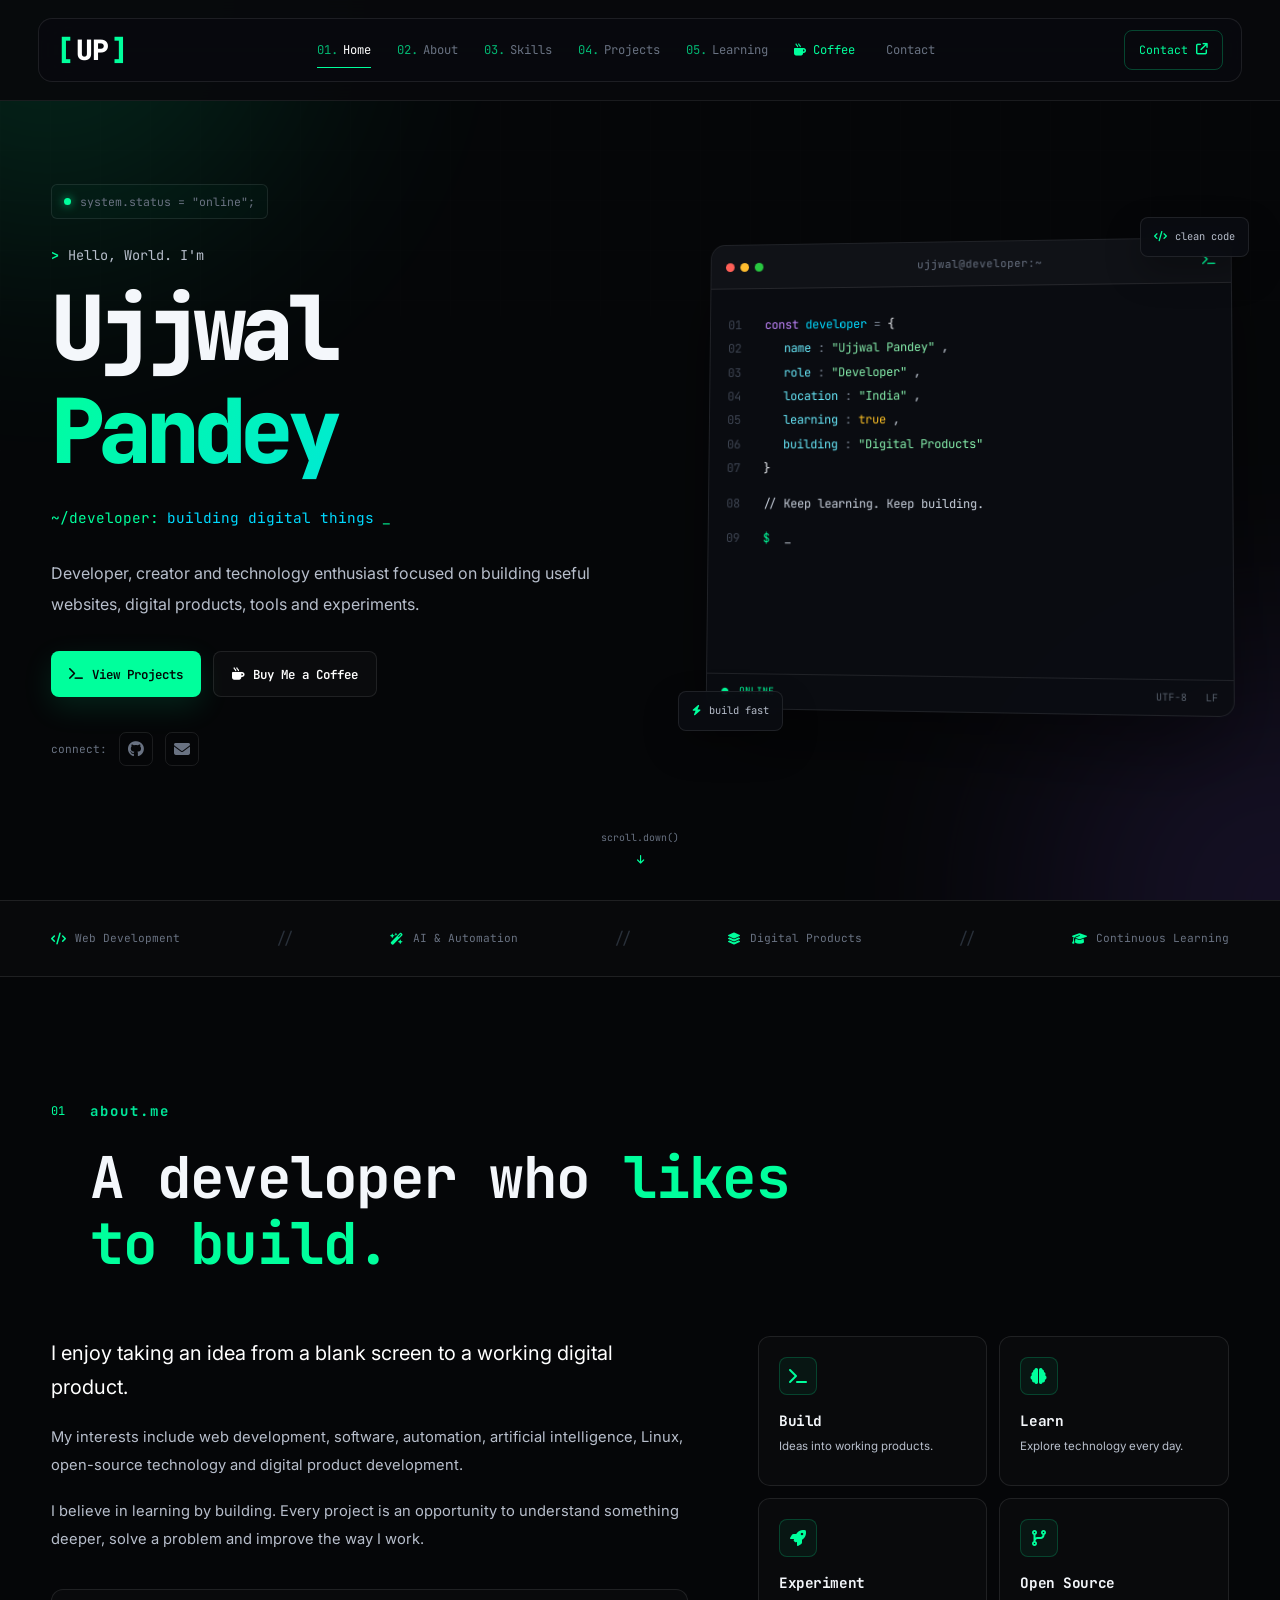
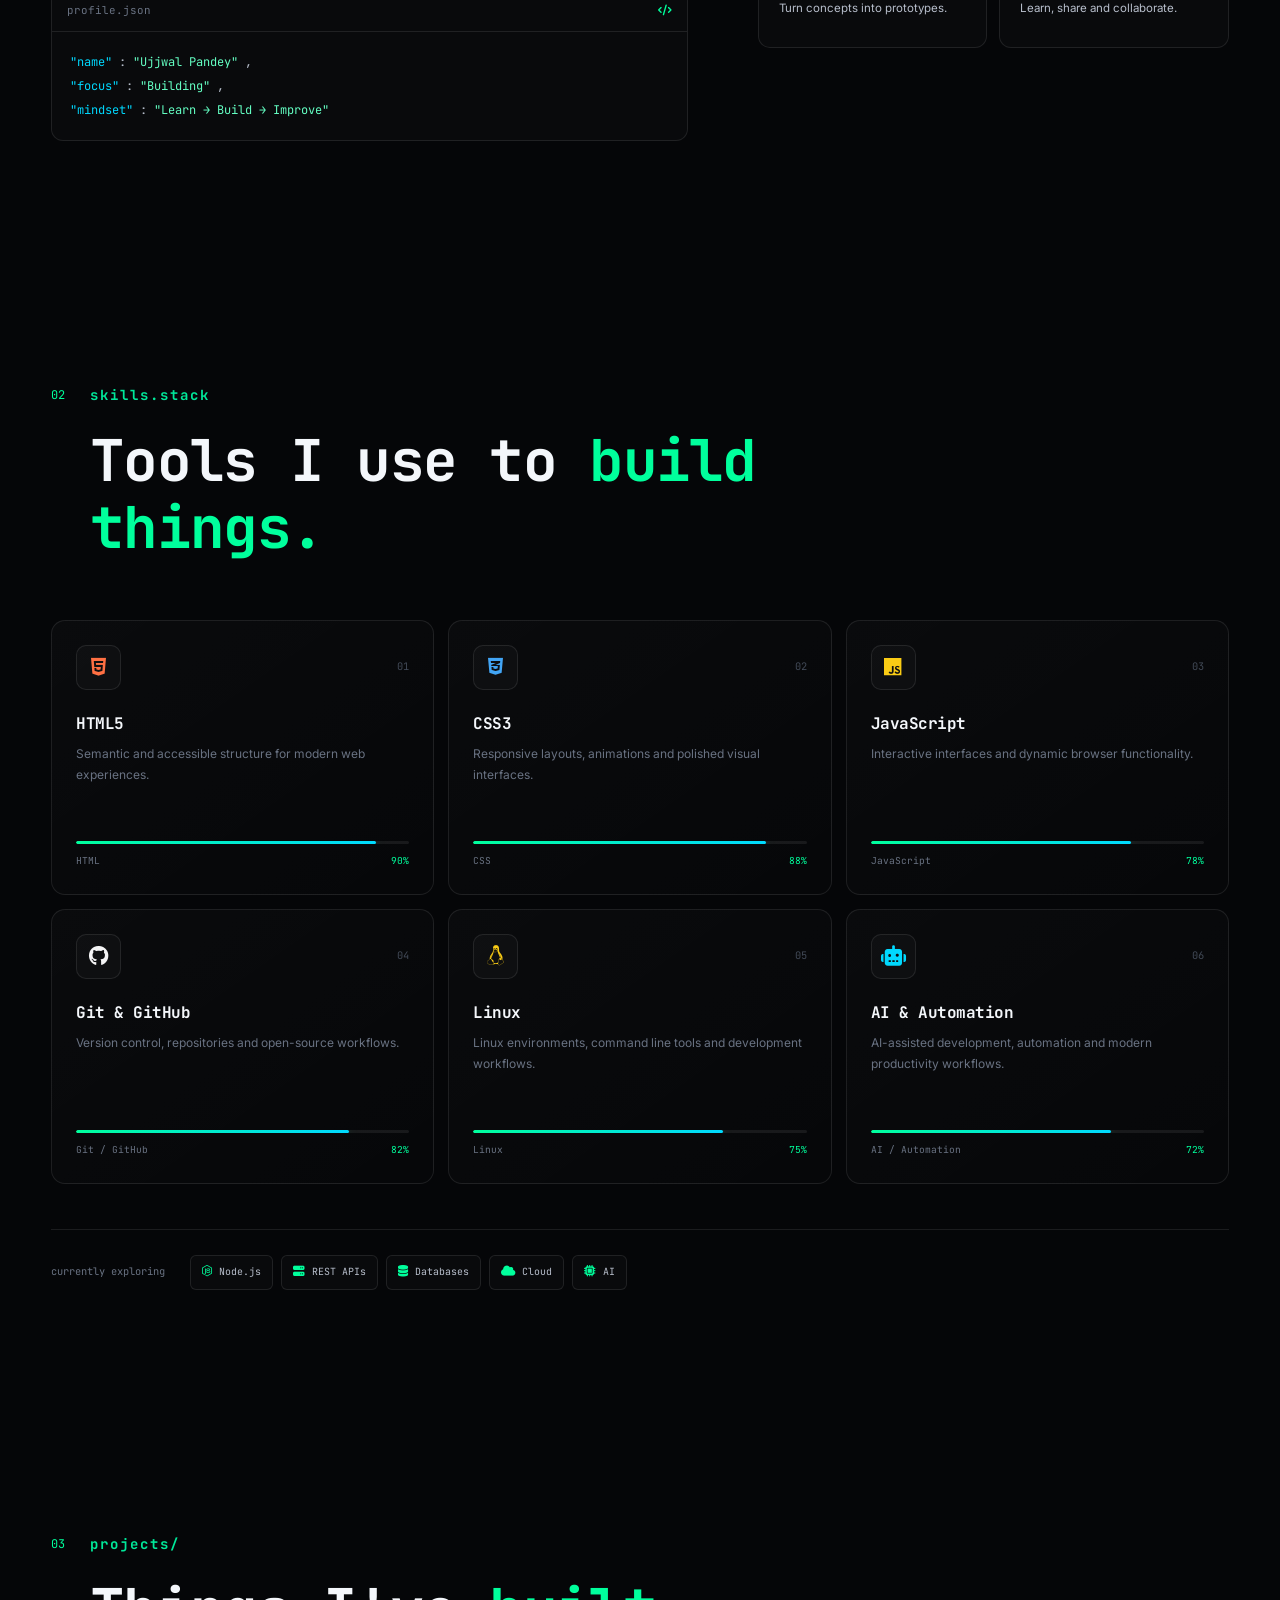
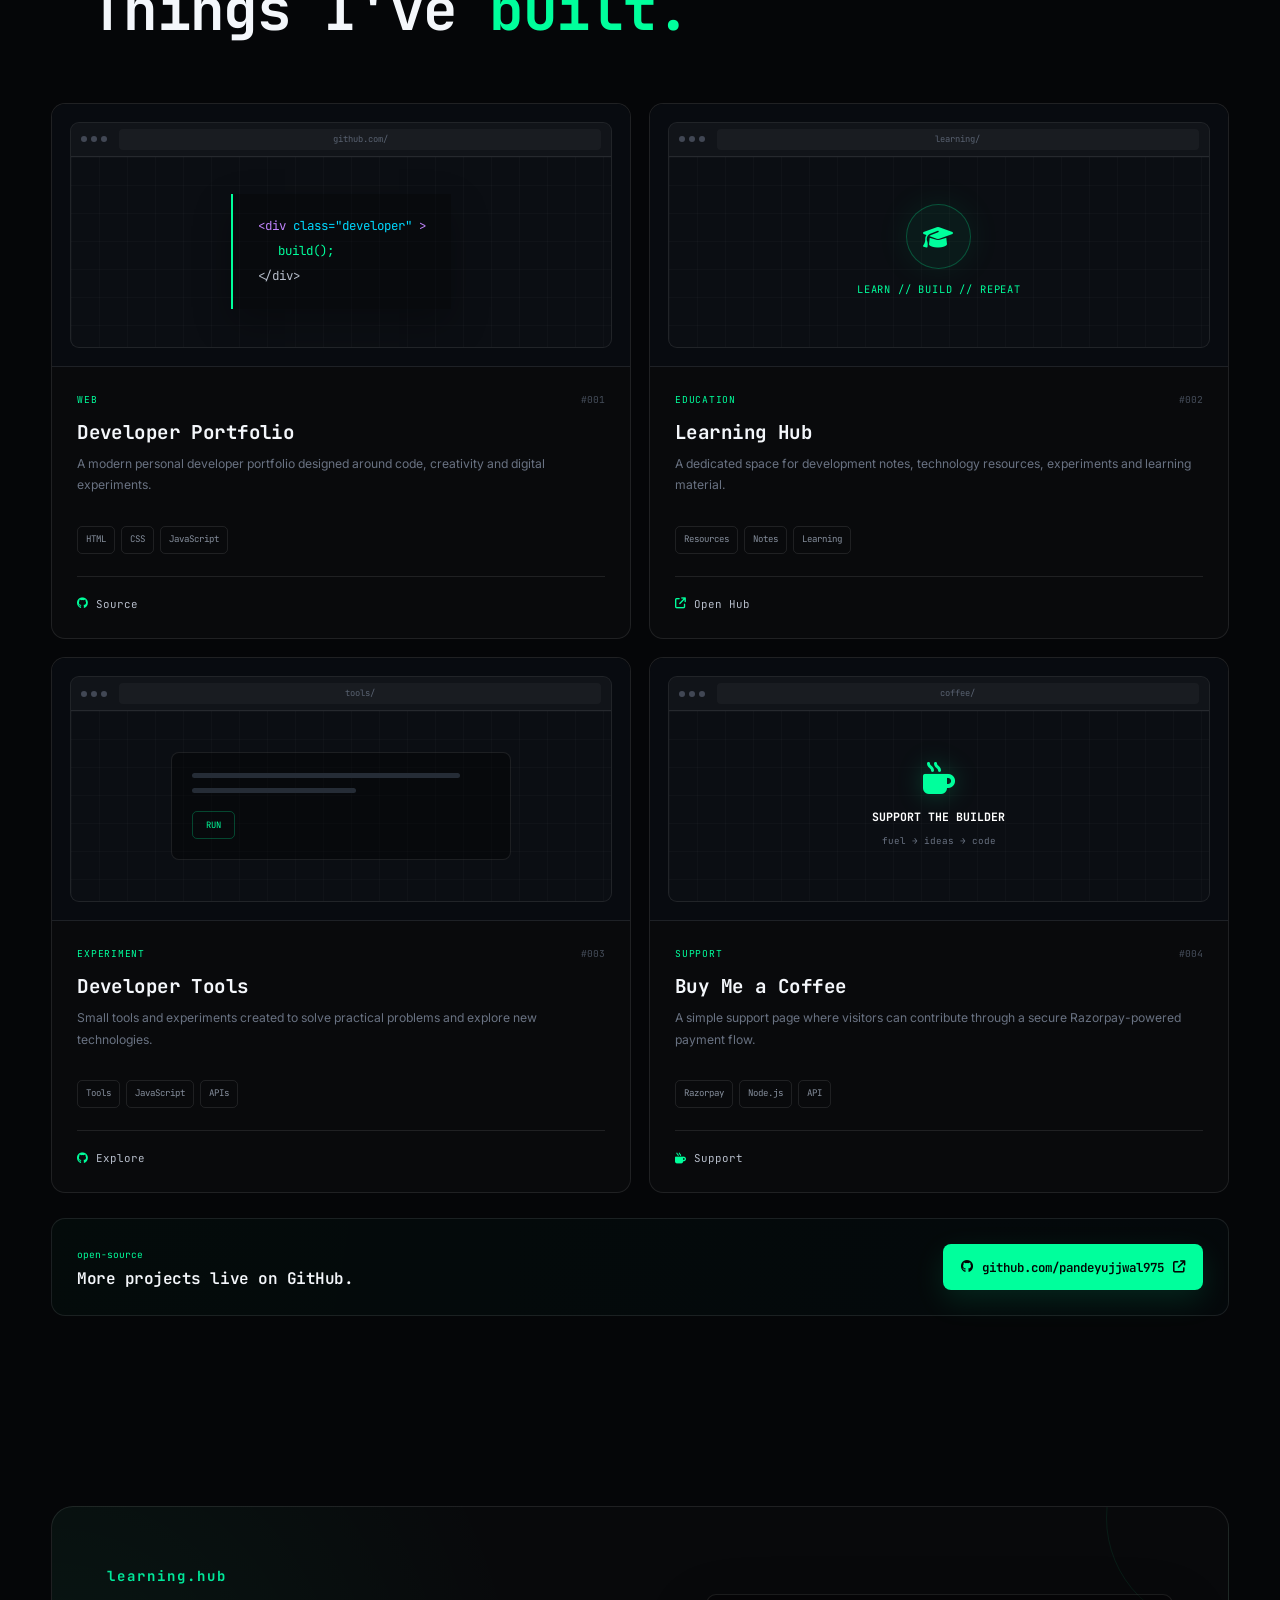
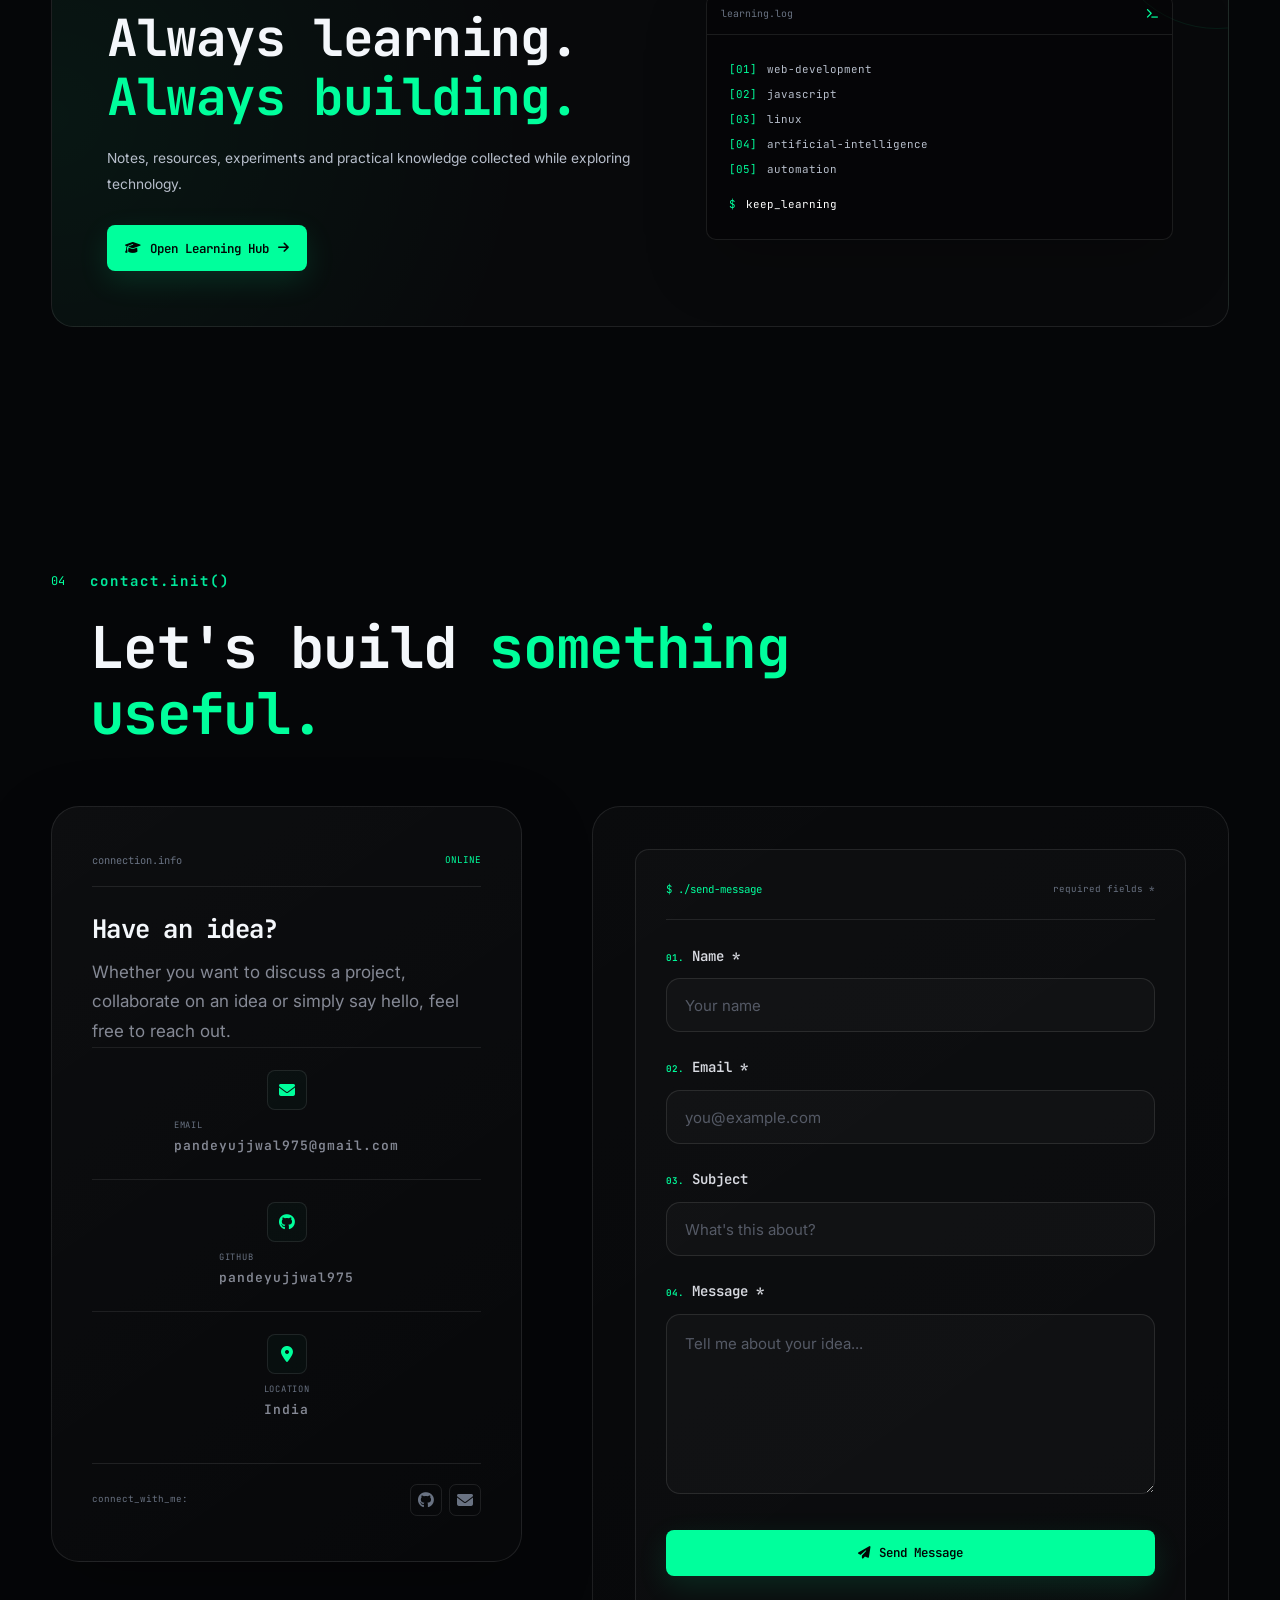
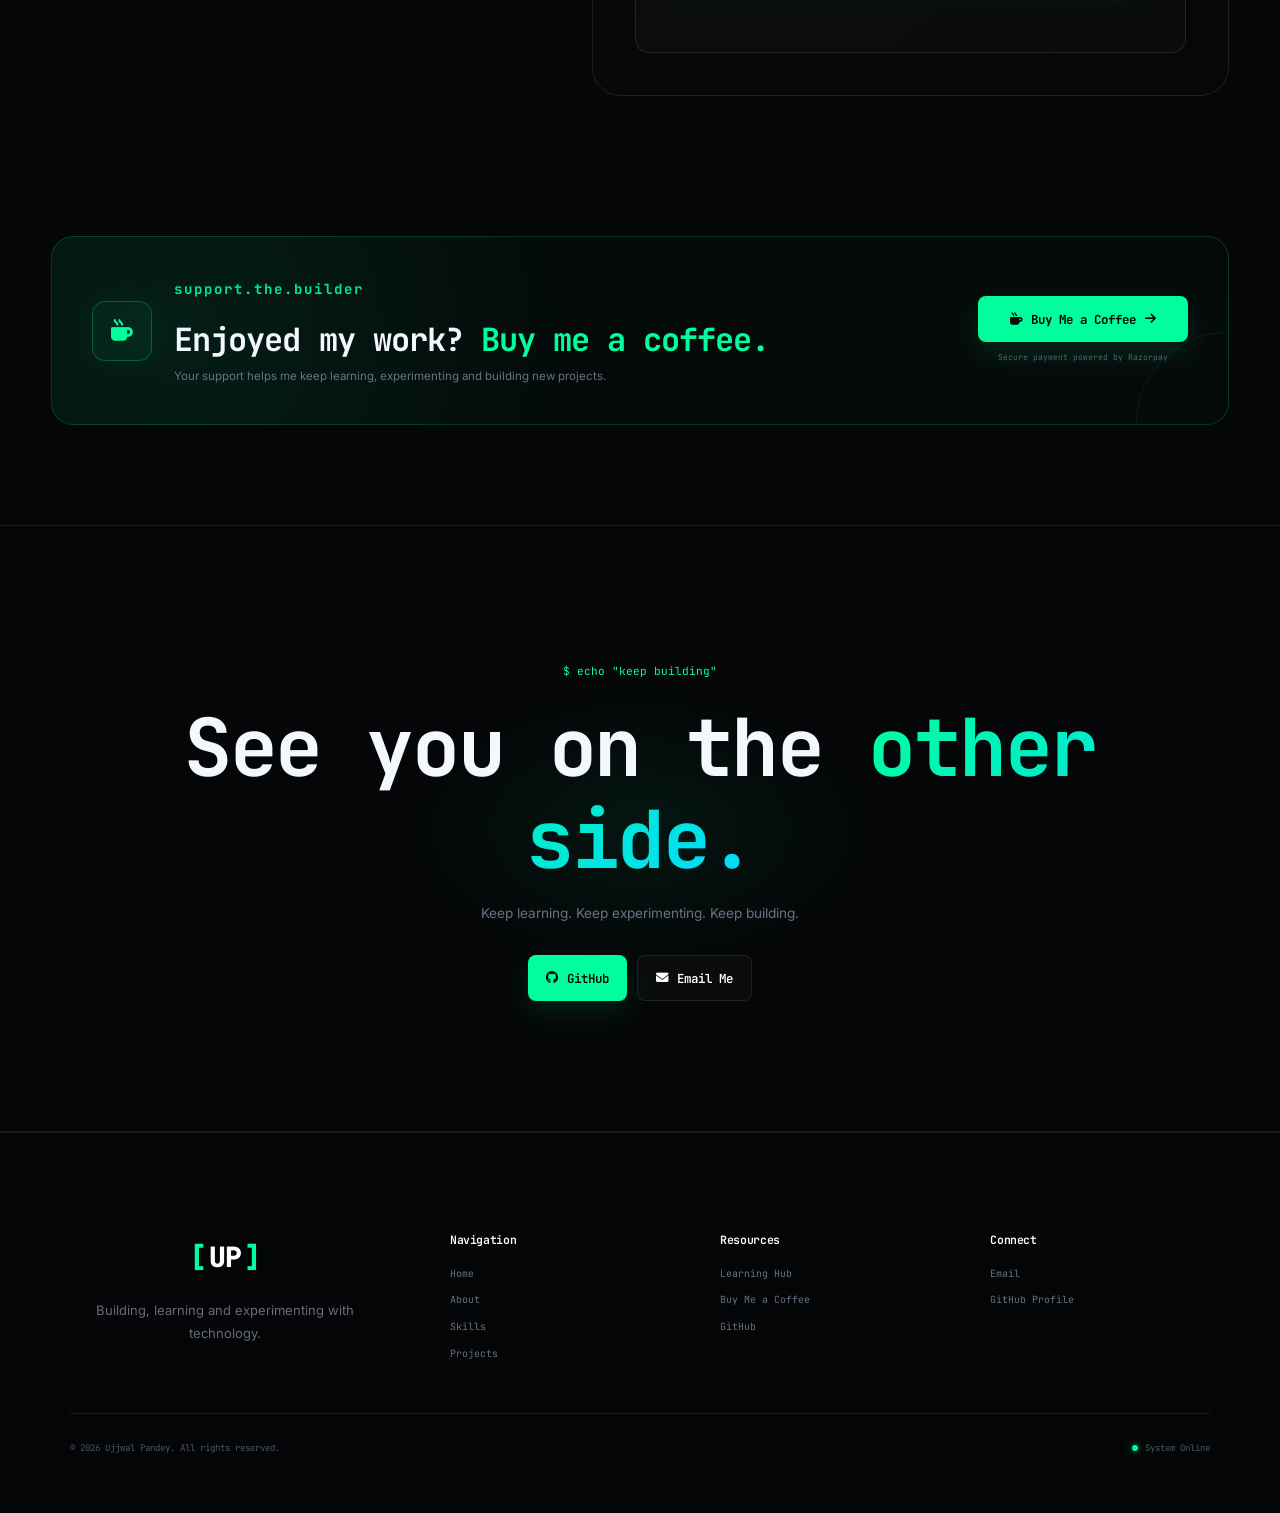
<file: index.html>
<!DOCTYPE html>
<html lang="en">

<head>

    <!-- ================================
         BASIC META
    ================================= -->

    <meta charset="UTF-8">

    <meta
        name="viewport"
        content="width=device-width, initial-scale=1.0"
    >

    <meta
        name="description"
        content="Ujjwal Pandey — Developer, Creator and Technology Enthusiast."
    >

    <meta
        name="author"
        content="Ujjwal Pandey"
    >

    <meta
        name="theme-color"
        content="#050505"
    >

    <title>
        Ujjwal Pandey | Developer
    </title>


    <!-- ================================
         FONTS
    ================================= -->

    <link
        rel="preconnect"
        href="https://fonts.googleapis.com"
    >

    <link
        rel="preconnect"
        href="https://fonts.gstatic.com"
        crossorigin
    >

    <link
        href="https://fonts.googleapis.com/css2?family=Inter:wght@400;500;600;700;800&family=JetBrains+Mono:wght@400;500;600;700&display=swap"
        rel="stylesheet"
    >


    <!-- ================================
         ICONS
    ================================= -->

    <link
        rel="stylesheet"
        href="https://cdnjs.cloudflare.com/ajax/libs/font-awesome/6.5.2/css/all.min.css"
    >


    <!-- ================================
         MAIN CSS
    ================================= -->

    <link
        rel="stylesheet"
        href="css/style.css"
    >

</head>


<body>


    <!-- ==================================================
         BACKGROUND
    =================================================== -->

    <div class="site-background">

        <div class="background-grid"></div>

        <div class="background-glow glow-one"></div>

        <div class="background-glow glow-two"></div>

    </div>



    <!-- ==================================================
         NAVIGATION
    =================================================== -->

    <header class="site-header">

        <nav class="navbar">

            <!-- LOGO -->

            <a
                href="index.html"
                class="logo"
            >

                <span class="logo-bracket">
                    [
                </span>

                <span class="logo-name">
                    UP
                </span>

                <span class="logo-bracket">
                    ]
                </span>

            </a>



            <!-- DESKTOP NAVIGATION -->

            <div
                class="nav-links"
                id="navLinks"
            >

                <a
                    href="index.html"
                    class="nav-link active"
                >
                    <span>01.</span>
                    Home
                </a>

                <a
                    href="#about"
                    class="nav-link"
                >
                    <span>02.</span>
                    About
                </a>

                <a
                    href="#skills"
                    class="nav-link"
                >
                    <span>03.</span>
                    Skills
                </a>

                <a
                    href="#projects"
                    class="nav-link"
                >
                    <span>04.</span>
                    Projects
                </a>

                <a
                    href="learning.html"
                    class="nav-link"
                >
                    <span>05.</span>
                    Learning
                </a>

                <a
                    href="coffee.html"
                    class="nav-link coffee-nav"
                >
                    <i class="fa-solid fa-mug-hot"></i>
                    Coffee
                </a>
   <a
                    href="contact.html"
                    class="nav-link contact-nav"
                >
                    <i class="fa-address-book"></i>
                    Contact 
                </a>

            </div>



            <!-- NAV RIGHT -->

            <div class="nav-right">

                <a
                    href="#contact"
                    class="nav-contact-btn"
                >
                    Contact
                    <i class="fa-solid fa-arrow-up-right-from-square"></i>
                </a>


                <!-- MOBILE MENU -->

                <button
                    type="button"
                    class="menu-toggle"
                    id="menuToggle"
                    aria-label="Open navigation"
                    aria-expanded="false"
                >

                    <span></span>
                    <span></span>
                    <span></span>

                </button>

            </div>

        </nav>

    </header>



    <!-- ==================================================
         MAIN
    =================================================== -->

    <main>


        <!-- ==================================================
             HERO SECTION
        =================================================== -->

        <section
            class="hero"
            id="home"
        >

            <div class="hero-container">


                <!-- HERO LEFT -->

                <div class="hero-content">


                    <!-- TERMINAL STATUS -->

                    <div class="terminal-status">

                        <span class="terminal-dot"></span>

                        <span>
                            system.status = "online";
                        </span>

                    </div>



                    <!-- SMALL INTRO -->

                    <p class="hero-kicker">

                        <span class="prompt-symbol">
                            &gt;
                        </span>

                        Hello, World. I'm

                    </p>



                    <!-- NAME -->

                    <h1 class="hero-title">

                        Ujjwal
                        <span>Pandey</span>

                    </h1>



                    <!-- ROLE -->

                    <div class="hero-role">

                        <span class="role-prefix">
                            ~/developer:
                        </span>

                        <span
                            class="typing-text"
                            id="typingText"
                        >
                            building digital things
                        </span>

                        <span class="cursor">
                            _
                        </span>

                    </div>



                    <!-- DESCRIPTION -->

                    <p class="hero-description">

                        Developer, creator and technology enthusiast
                        focused on building useful websites,
                        digital products, tools and experiments.

                    </p>



                    <!-- HERO ACTIONS -->

                    <div class="hero-actions">


                        <a
                            href="#projects"
                            class="btn btn-primary"
                        >

                            <i class="fa-solid fa-terminal"></i>

                            <span>
                                View Projects
                            </span>

                        </a>


                        <a
                            href="coffee.html"
                            class="btn btn-outline"
                        >

                            <i class="fa-solid fa-mug-hot"></i>

                            <span>
                                Buy Me a Coffee
                            </span>

                        </a>

                    </div>



                    <!-- SOCIAL LINKS -->

                    <div class="hero-socials">

                        <span class="social-label">
                            connect:
                        </span>


                        <a
                            href="https://github.com/pandeyujjwal975"
                            target="_blank"
                            rel="noopener noreferrer"
                            aria-label="GitHub"
                        >

                            <i class="fa-brands fa-github"></i>

                        </a>


                        <a
                            href="mailto:pandeyujjwal975@gmail.com"
                            aria-label="Email"
                        >

                            <i class="fa-solid fa-envelope"></i>

                        </a>

                    </div>

                </div>



                <!-- ==================================================
                     HERO RIGHT — CODE TERMINAL
                =================================================== -->

                <div class="hero-terminal">

                    <div class="terminal-window">


                        <!-- TERMINAL HEADER -->

                        <div class="terminal-header">

                            <div class="terminal-controls">

                                <span></span>
                                <span></span>
                                <span></span>

                            </div>

                            <div class="terminal-title">

                                ujjwal@developer:~

                            </div>

                            <div class="terminal-header-icon">

                                <i class="fa-solid fa-terminal"></i>

                            </div>

                        </div>



                        <!-- TERMINAL BODY -->

                        <div class="terminal-body">

                            <div class="terminal-line">

                                <span class="line-number">
                                    01
                                </span>

                                <span class="terminal-code">

                                    <span class="keyword">
                                        const
                                    </span>

                                    <span class="variable">
                                        developer
                                    </span>

                                    <span class="operator">
                                        =
                                    </span>

                                    <span class="bracket">
                                        {
                                    </span>

                                </span>

                            </div>


                            <div class="terminal-line">

                                <span class="line-number">
                                    02
                                </span>

                                <span class="terminal-code indent">

                                    <span class="property">
                                        name
                                    </span>

                                    <span class="operator">
                                        :
                                    </span>

                                    <span class="string">
                                        "Ujjwal Pandey"
                                    </span>

                                    <span>
                                        ,
                                    </span>

                                </span>

                            </div>


                            <div class="terminal-line">

                                <span class="line-number">
                                    03
                                </span>

                                <span class="terminal-code indent">

                                    <span class="property">
                                        role
                                    </span>

                                    <span class="operator">
                                        :
                                    </span>

                                    <span class="string">
                                        "Developer"
                                    </span>

                                    <span>
                                        ,
                                    </span>

                                </span>

                            </div>


                            <div class="terminal-line">

                                <span class="line-number">
                                    04
                                </span>

                                <span class="terminal-code indent">

                                    <span class="property">
                                        location
                                    </span>

                                    <span class="operator">
                                        :
                                    </span>

                                    <span class="string">
                                        "India"
                                    </span>

                                    <span>
                                        ,
                                    </span>

                                </span>

                            </div>


                            <div class="terminal-line">

                                <span class="line-number">
                                    05
                                </span>

                                <span class="terminal-code indent">

                                    <span class="property">
                                        learning
                                    </span>

                                    <span class="operator">
                                        :
                                    </span>

                                    <span class="boolean">
                                        true
                                    </span>

                                    <span>
                                        ,
                                    </span>

                                </span>

                            </div>


                            <div class="terminal-line">

                                <span class="line-number">
                                    06
                                </span>

                                <span class="terminal-code indent">

                                    <span class="property">
                                        building
                                    </span>

                                    <span class="operator">
                                        :
                                    </span>

                                    <span class="string">
                                        "Digital Products"
                                    </span>

                                </span>

                            </div>


                            <div class="terminal-line">

                                <span class="line-number">
                                    07
                                </span>

                                <span class="terminal-code">

                                    <span class="bracket">
                                        }
                                    </span>

                                </span>

                            </div>


                            <div class="terminal-line terminal-comment">

                                <span class="line-number">
                                    08
                                </span>

                                <span class="terminal-code">

                                    // Keep learning. Keep building.

                                </span>

                            </div>


                            <div class="terminal-line terminal-command">

                                <span class="line-number">
                                    09
                                </span>

                                <span class="terminal-code">

                                    <span class="prompt">
                                        $
                                    </span>

                                    <span id="terminalCommand">
                                        _
                                    </span>

                                </span>

                            </div>

                        </div>



                        <!-- TERMINAL FOOTER -->

                        <div class="terminal-footer">

                            <span>

                                <i class="fa-solid fa-circle"></i>

                                ONLINE

                            </span>

                            <span>

                                UTF-8

                            </span>

                            <span>

                                LF

                            </span>

                        </div>

                    </div>



                    <!-- FLOATING CODE BADGE -->

                    <div class="floating-code-card card-top-right">

                        <i class="fa-solid fa-code"></i>

                        <span>
                            clean code
                        </span>

                    </div>


                    <div class="floating-code-card card-bottom-left">

                        <i class="fa-solid fa-bolt"></i>

                        <span>
                            build fast
                        </span>

                    </div>

                </div>

            </div>



            <!-- SCROLL INDICATOR -->

            <a
                href="#about"
                class="scroll-indicator"
                aria-label="Scroll to About"
            >

                <span>
                    scroll.down()
                </span>

                <i class="fa-solid fa-arrow-down"></i>

            </a>

        </section>



        <!-- ==================================================
             QUICK INTRO STRIP
        =================================================== -->

        <section class="intro-strip">

            <div class="container">

                <div class="intro-strip-content">

                    <div class="intro-item">

                        <i class="fa-solid fa-code"></i>

                        <span>
                            Web Development
                        </span>

                    </div>


                    <div class="intro-divider">
                        //
                    </div>


                    <div class="intro-item">

                        <i class="fa-solid fa-wand-magic-sparkles"></i>

                        <span>
                            AI & Automation
                        </span>

                    </div>


                    <div class="intro-divider">
                        //
                    </div>


                    <div class="intro-item">

                        <i class="fa-solid fa-layer-group"></i>

                        <span>
                            Digital Products
                        </span>

                    </div>


                    <div class="intro-divider">
                        //
                    </div>


                    <div class="intro-item">

                        <i class="fa-solid fa-graduation-cap"></i>

                        <span>
                            Continuous Learning
                        </span>

                    </div>

                </div>

            </div>

        </section>



        <!-- ==================================================
             ABOUT SECTION START
        =================================================== -->

        <section
            class="about section"
            id="about"
        >

            <div class="container">


                <!-- SECTION HEADER -->

                <div class="section-heading">

                    <div class="section-index">
                        01
                    </div>

                    <div>

                        <span class="section-label">
                            about.me
                        </span>

                        <h2>
                            A developer who
                            <span>likes to build.</span>
                        </h2>

                    </div>

                </div>



                <!-- ABOUT CONTENT -->

                <div class="about-grid">


                    <!-- ABOUT TEXT -->

                    <div class="about-content">

                        <p class="about-lead">

                            I enjoy taking an idea from a blank screen
                            to a working digital product.

                        </p>


                        <p>

                            My interests include web development,
                            software, automation, artificial intelligence,
                            Linux, open-source technology and digital
                            product development.

                        </p>


                        <p>

                            I believe in learning by building.
                            Every project is an opportunity to understand
                            something deeper, solve a problem and improve
                            the way I work.

                        </p>


                        <div class="about-terminal">

                            <div class="about-terminal-header">

                                <span>
                                    profile.json
                                </span>

                                <i class="fa-solid fa-code"></i>

                            </div>

                            <div class="about-terminal-body">

                                <p>
                                    <span class="json-key">
                                        "name"
                                    </span>:
                                    <span class="json-value">
                                        "Ujjwal Pandey"
                                    </span>,
                                </p>

                                <p>
                                    <span class="json-key">
                                        "focus"
                                    </span>:
                                    <span class="json-value">
                                        "Building"
                                    </span>,
                                </p>

                                <p>
                                    <span class="json-key">
                                        "mindset"
                                    </span>:
                                    <span class="json-value">
                                        "Learn → Build → Improve"
                                    </span>
                                </p>

                            </div>

                        </div>

                    </div>


                    <!-- ABOUT SIDE CARDS -->

                    <div class="about-cards">


                        <div class="mini-card">

                            <div class="mini-card-icon">

                                <i class="fa-solid fa-terminal"></i>

                            </div>

                            <div>

                                <h3>
                                    Build
                                </h3>

                                <p>
                                    Ideas into working products.
                                </p>

                            </div>

                        </div>


                        <div class="mini-card">

                            <div class="mini-card-icon">

                                <i class="fa-solid fa-brain"></i>

                            </div>

                            <div>

                                <h3>
                                    Learn
                                </h3>

                                <p>
                                    Explore technology every day.
                                </p>

                            </div>

                        </div>


                        <div class="mini-card">

                            <div class="mini-card-icon">

                                <i class="fa-solid fa-rocket"></i>

                            </div>

                            <div>

                                <h3>
                                    Experiment
                                </h3>

                                <p>
                                    Turn concepts into prototypes.
                                </p>

                            </div>

                        </div>


                        <div class="mini-card">

                            <div class="mini-card-icon">

                                <i class="fa-solid fa-code-branch"></i>

                            </div>

                            <div>

                                <h3>
                                    Open Source
                                </h3>

                                <p>
                                    Learn, share and collaborate.
                                </p>

                            </div>

                        </div>


                    </div>

                </div>

            </div>

        </section>
        
                <!-- ==================================================
             SKILLS SECTION
        =================================================== -->

        <section
            class="skills section"
            id="skills"
        >

            <div class="container">

                <!-- SECTION HEADER -->

                <div class="section-heading">

                    <div class="section-index">
                        02
                    </div>

                    <div>

                        <span class="section-label">
                            skills.stack
                        </span>

                        <h2>
                            Tools I use to
                            <span>build things.</span>
                        </h2>

                    </div>

                </div>



                <!-- SKILLS GRID -->

                <div class="skills-grid">


                    <!-- HTML -->

                    <article class="skill-card">

                        <div class="skill-card-top">

                            <div class="skill-icon html-icon">
                                <i class="fa-brands fa-html5"></i>
                            </div>

                            <span class="skill-number">
                                01
                            </span>

                        </div>

                        <h3>
                            HTML5
                        </h3>

                        <p>
                            Semantic and accessible structure
                            for modern web experiences.
                        </p>

                        <div class="skill-bar">

                            <span style="width: 90%;"></span>

                        </div>

                        <div class="skill-footer">

                            <span>
                                HTML
                            </span>

                            <span>
                                90%
                            </span>

                        </div>

                    </article>



                    <!-- CSS -->

                    <article class="skill-card">

                        <div class="skill-card-top">

                            <div class="skill-icon css-icon">
                                <i class="fa-brands fa-css3-alt"></i>
                            </div>

                            <span class="skill-number">
                                02
                            </span>

                        </div>

                        <h3>
                            CSS3
                        </h3>

                        <p>
                            Responsive layouts, animations and
                            polished visual interfaces.
                        </p>

                        <div class="skill-bar">

                            <span style="width: 88%;"></span>

                        </div>

                        <div class="skill-footer">

                            <span>
                                CSS
                            </span>

                            <span>
                                88%
                            </span>

                        </div>

                    </article>



                    <!-- JAVASCRIPT -->

                    <article class="skill-card">

                        <div class="skill-card-top">

                            <div class="skill-icon js-icon">
                                <i class="fa-brands fa-js"></i>
                            </div>

                            <span class="skill-number">
                                03
                            </span>

                        </div>

                        <h3>
                            JavaScript
                        </h3>

                        <p>
                            Interactive interfaces and dynamic
                            browser functionality.
                        </p>

                        <div class="skill-bar">

                            <span style="width: 78%;"></span>

                        </div>

                        <div class="skill-footer">

                            <span>
                                JavaScript
                            </span>

                            <span>
                                78%
                            </span>

                        </div>

                    </article>



                    <!-- GITHUB -->

                    <article class="skill-card">

                        <div class="skill-card-top">

                            <div class="skill-icon github-icon">
                                <i class="fa-brands fa-github"></i>
                            </div>

                            <span class="skill-number">
                                04
                            </span>

                        </div>

                        <h3>
                            Git & GitHub
                        </h3>

                        <p>
                            Version control, repositories and
                            open-source workflows.
                        </p>

                        <div class="skill-bar">

                            <span style="width: 82%;"></span>

                        </div>

                        <div class="skill-footer">

                            <span>
                                Git / GitHub
                            </span>

                            <span>
                                82%
                            </span>

                        </div>

                    </article>



                    <!-- LINUX -->

                    <article class="skill-card">

                        <div class="skill-card-top">

                            <div class="skill-icon linux-icon">
                                <i class="fa-brands fa-linux"></i>
                            </div>

                            <span class="skill-number">
                                05
                            </span>

                        </div>

                        <h3>
                            Linux
                        </h3>

                        <p>
                            Linux environments, command line tools
                            and development workflows.
                        </p>

                        <div class="skill-bar">

                            <span style="width: 75%;"></span>

                        </div>

                        <div class="skill-footer">

                            <span>
                                Linux
                            </span>

                            <span>
                                75%
                            </span>

                        </div>

                    </article>



                    <!-- AI -->

                    <article class="skill-card">

                        <div class="skill-card-top">

                            <div class="skill-icon ai-icon">
                                <i class="fa-solid fa-robot"></i>
                            </div>

                            <span class="skill-number">
                                06
                            </span>

                        </div>

                        <h3>
                            AI & Automation
                        </h3>

                        <p>
                            AI-assisted development, automation and
                            modern productivity workflows.
                        </p>

                        <div class="skill-bar">

                            <span style="width: 72%;"></span>

                        </div>

                        <div class="skill-footer">

                            <span>
                                AI / Automation
                            </span>

                            <span>
                                72%
                            </span>

                        </div>

                    </article>

                </div>



                <!-- TECH STACK -->

                <div class="tech-stack">

                    <span class="tech-stack-label">
                        currently exploring
                    </span>

                    <div class="tech-stack-list">

                        <span>
                            <i class="fa-brands fa-node-js"></i>
                            Node.js
                        </span>

                        <span>
                            <i class="fa-solid fa-server"></i>
                            REST APIs
                        </span>

                        <span>
                            <i class="fa-solid fa-database"></i>
                            Databases
                        </span>

                        <span>
                            <i class="fa-solid fa-cloud"></i>
                            Cloud
                        </span>

                        <span>
                            <i class="fa-solid fa-microchip"></i>
                            AI
                        </span>

                    </div>

                </div>

            </div>

        </section>



        <!-- ==================================================
             PROJECTS SECTION
        =================================================== -->

        <section
            class="projects section"
            id="projects"
        >

            <div class="container">

                <!-- SECTION HEADER -->

                <div class="section-heading">

                    <div class="section-index">
                        03
                    </div>

                    <div>

                        <span class="section-label">
                            projects/
                        </span>

                        <h2>
                            Things I've
                            <span>built.</span>
                        </h2>

                    </div>

                </div>



                <!-- PROJECTS GRID -->

                <div class="projects-grid">


                    <!-- PROJECT 01 -->

                    <article class="project-card">

                        <div class="project-preview">

                            <div class="project-browser">

                                <div class="browser-bar">

                                    <div class="browser-dots">

                                        <span></span>
                                        <span></span>
                                        <span></span>

                                    </div>

                                    <div class="browser-url">

                                        github.com/

                                    </div>

                                </div>


                                <div class="project-screen">

                                    <div class="screen-code">

                                        <span>
                                            &lt;div
                                        </span>

                                        <span>
                                            class="developer"
                                        </span>

                                        <span>
                                            &gt;
                                        </span>

                                        <br>

                                        <span class="indent">
                                            build();
                                        </span>

                                        <br>

                                        <span>
                                            &lt;/div&gt;
                                        </span>

                                    </div>

                                </div>

                            </div>

                        </div>



                        <div class="project-content">

                            <div class="project-top">

                                <span class="project-category">
                                    WEB
                                </span>

                                <span class="project-id">
                                    #001
                                </span>

                            </div>

                            <h3>
                                Developer Portfolio
                            </h3>

                            <p>
                                A modern personal developer portfolio
                                designed around code, creativity and
                                digital experiments.
                            </p>

                            <div class="project-tags">

                                <span>
                                    HTML
                                </span>

                                <span>
                                    CSS
                                </span>

                                <span>
                                    JavaScript
                                </span>

                            </div>

                            <div class="project-actions">

                                <a
                                    href="https://github.com/pandeyujjwal975"
                                    target="_blank"
                                    rel="noopener noreferrer"
                                >

                                    <i class="fa-brands fa-github"></i>

                                    Source

                                </a>

                            </div>

                        </div>

                    </article>



                    <!-- PROJECT 02 -->

                    <article class="project-card">

                        <div class="project-preview">

                            <div class="project-browser">

                                <div class="browser-bar">

                                    <div class="browser-dots">

                                        <span></span>
                                        <span></span>
                                        <span></span>

                                    </div>

                                    <div class="browser-url">

                                        learning/

                                    </div>

                                </div>


                                <div class="project-screen learning-screen">

                                    <div class="learning-icon">

                                        <i class="fa-solid fa-graduation-cap"></i>

                                    </div>

                                    <span>
                                        LEARN // BUILD // REPEAT
                                    </span>

                                </div>

                            </div>

                        </div>



                        <div class="project-content">

                            <div class="project-top">

                                <span class="project-category">
                                    EDUCATION
                                </span>

                                <span class="project-id">
                                    #002
                                </span>

                            </div>

                            <h3>
                                Learning Hub
                            </h3>

                            <p>
                                A dedicated space for development notes,
                                technology resources, experiments and
                                learning material.
                            </p>

                            <div class="project-tags">

                                <span>
                                    Resources
                                </span>

                                <span>
                                    Notes
                                </span>

                                <span>
                                    Learning
                                </span>

                            </div>

                            <div class="project-actions">

                                <a href="learning.html">

                                    <i class="fa-solid fa-arrow-up-right-from-square"></i>

                                    Open Hub

                                </a>

                            </div>

                        </div>

                    </article>



                    <!-- PROJECT 03 -->

                    <article class="project-card">

                        <div class="project-preview">

                            <div class="project-browser">

                                <div class="browser-bar">

                                    <div class="browser-dots">

                                        <span></span>
                                        <span></span>
                                        <span></span>

                                    </div>

                                    <div class="browser-url">

                                        tools/

                                    </div>

                                </div>


                                <div class="project-screen">

                                    <div class="tool-interface">

                                        <div class="tool-line"></div>

                                        <div class="tool-line short"></div>

                                        <div class="tool-button">
                                            RUN
                                        </div>

                                    </div>

                                </div>

                            </div>

                        </div>



                        <div class="project-content">

                            <div class="project-top">

                                <span class="project-category">
                                    EXPERIMENT
                                </span>

                                <span class="project-id">
                                    #003
                                </span>

                            </div>

                            <h3>
                                Developer Tools
                            </h3>

                            <p>
                                Small tools and experiments created to
                                solve practical problems and explore
                                new technologies.
                            </p>

                            <div class="project-tags">

                                <span>
                                    Tools
                                </span>

                                <span>
                                    JavaScript
                                </span>

                                <span>
                                    APIs
                                </span>

                            </div>

                            <div class="project-actions">

                                <a
                                    href="https://github.com/pandeyujjwal975"
                                    target="_blank"
                                    rel="noopener noreferrer"
                                >

                                    <i class="fa-brands fa-github"></i>

                                    Explore

                                </a>

                            </div>

                        </div>

                    </article>



                    <!-- PROJECT 04 -->

                    <article class="project-card">

                        <div class="project-preview">

                            <div class="project-browser">

                                <div class="browser-bar">

                                    <div class="browser-dots">

                                        <span></span>
                                        <span></span>
                                        <span></span>

                                    </div>

                                    <div class="browser-url">

                                        coffee/

                                    </div>

                                </div>


                                <div class="project-screen coffee-screen">

                                    <i class="fa-solid fa-mug-hot"></i>

                                    <strong>
                                        SUPPORT THE BUILDER
                                    </strong>

                                    <span>
                                        fuel → ideas → code
                                    </span>

                                </div>

                            </div>

                        </div>



                        <div class="project-content">

                            <div class="project-top">

                                <span class="project-category">
                                    SUPPORT
                                </span>

                                <span class="project-id">
                                    #004
                                </span>

                            </div>

                            <h3>
                                Buy Me a Coffee
                            </h3>

                            <p>
                                A simple support page where visitors
                                can contribute through a secure
                                Razorpay-powered payment flow.
                            </p>

                            <div class="project-tags">

                                <span>
                                    Razorpay
                                </span>

                                <span>
                                    Node.js
                                </span>

                                <span>
                                    API
                                </span>

                            </div>

                            <div class="project-actions">

                                <a href="coffee.html">

                                    <i class="fa-solid fa-mug-hot"></i>

                                    Support

                                </a>

                            </div>

                        </div>

                    </article>

                </div>



                <!-- GITHUB CTA -->

                <div class="github-cta">

                    <div>

                        <span class="cta-label">
                            open-source
                        </span>

                        <h3>
                            More projects live on GitHub.
                        </h3>

                    </div>


                    <a
                        href="https://github.com/pandeyujjwal975"
                        target="_blank"
                        rel="noopener noreferrer"
                        class="btn btn-primary"
                    >

                        <i class="fa-brands fa-github"></i>

                        <span>
                            github.com/pandeyujjwal975
                        </span>

                        <i class="fa-solid fa-arrow-up-right-from-square"></i>

                    </a>

                </div>

            </div>

        </section>



        <!-- ==================================================
             LEARNING HUB PREVIEW
        =================================================== -->

        <section
            class="learning-preview section"
            id="learning"
        >

            <div class="container">

                <div class="learning-box">


                    <div class="learning-content">

                        <div class="section-label">
                            learning.hub
                        </div>

                        <h2>
                            Always learning.
                            <span>Always building.</span>
                        </h2>

                        <p>
                            Notes, resources, experiments and practical
                            knowledge collected while exploring technology.
                        </p>

                        <a
                            href="learning.html"
                            class="btn btn-primary"
                        >

                            <i class="fa-solid fa-graduation-cap"></i>

                            Open Learning Hub

                            <i class="fa-solid fa-arrow-right"></i>

                        </a>

                    </div>



                    <div class="learning-terminal">

                        <div class="learning-terminal-header">

                            <span>
                                learning.log
                            </span>

                            <i class="fa-solid fa-terminal"></i>

                        </div>


                        <div class="learning-terminal-body">

                            <p>
                                <span class="terminal-green">
                                    [01]
                                </span>

                                web-development
                            </p>

                            <p>
                                <span class="terminal-green">
                                    [02]
                                </span>

                                javascript
                            </p>

                            <p>
                                <span class="terminal-green">
                                    [03]
                                </span>

                                linux
                            </p>

                            <p>
                                <span class="terminal-green">
                                    [04]
                                </span>

                                artificial-intelligence
                            </p>

                            <p>
                                <span class="terminal-green">
                                    [05]
                                </span>

                                automation
                            </p>

                            <p class="terminal-cursor">
                                $
                                <span>
                                    keep_learning
                                </span>
                            </p>

                        </div>

                    </div>

                </div>

            </div>

        </section>
        
                <!-- ==================================================
             CONTACT SECTION
        =================================================== -->

        <section
            class="contact section"
            id="contact"
        >

            <div class="container">

                <!-- SECTION HEADER -->

                <div class="section-heading">

                    <div class="section-index">
                        04
                    </div>

                    <div>

                        <span class="section-label">
                            contact.init()
                        </span>

                        <h2>
                            Let's build
                            <span>something useful.</span>
                        </h2>

                    </div>

                </div>



                <!-- CONTACT GRID -->

                <div class="contact-grid">


                    <!-- CONTACT INFORMATION -->

                    <div class="contact-info">

                        <div class="contact-terminal-header">

                            <span>
                                connection.info
                            </span>

                            <span class="terminal-status-small">
                                ONLINE
                            </span>

                        </div>


                        <h3>
                            Have an idea?
                        </h3>

                        <p>
                            Whether you want to discuss a project,
                            collaborate on an idea or simply say hello,
                            feel free to reach out.
                        </p>


                        <!-- EMAIL -->

                        <a
                            href="mailto:pandeyujjwal975@gmail.com"
                            class="contact-item"
                        >

                            <div class="contact-item-icon">

                                <i class="fa-solid fa-envelope"></i>

                            </div>

                            <div>

                                <span>
                                    EMAIL
                                </span>

                                <strong>
                                    pandeyujjwal975@gmail.com
                                </strong>

                            </div>

                        </a>



                        <!-- GITHUB -->

                        <a
                            href="https://github.com/pandeyujjwal975"
                            target="_blank"
                            rel="noopener noreferrer"
                            class="contact-item"
                        >

                            <div class="contact-item-icon">

                                <i class="fa-brands fa-github"></i>

                            </div>

                            <div>

                                <span>
                                    GITHUB
                                </span>

                                <strong>
                                    pandeyujjwal975
                                </strong>

                            </div>

                        </a>



                        <!-- LOCATION -->

                        <div class="contact-item">

                            <div class="contact-item-icon">

                                <i class="fa-solid fa-location-dot"></i>

                            </div>

                            <div>

                                <span>
                                    LOCATION
                                </span>

                                <strong>
                                    India
                                </strong>

                            </div>

                        </div>



                        <!-- SOCIAL LINKS -->

                        <div class="contact-socials">

                            <span>
                                connect_with_me:
                            </span>

                            <div>

                                <a
                                    href="https://github.com/pandeyujjwal975"
                                    target="_blank"
                                    rel="noopener noreferrer"
                                    aria-label="GitHub"
                                >
                                    <i class="fa-brands fa-github"></i>
                                </a>

                                <a
                                    href="mailto:pandeyujjwal975@gmail.com"
                                    aria-label="Email"
                                >
                                    <i class="fa-solid fa-envelope"></i>
                                </a>

                            </div>

                        </div>

                    </div>



                    <!-- CONTACT FORM -->

                    <div class="contact-form-wrapper">

                        <form
                            class="contact-form"
                            id="contactForm"
                        >

                            <div class="form-header">

                                <span class="form-command">
                                    $ ./send-message
                                </span>

                                <span>
                                    required fields *
                                </span>

                            </div>



                            <!-- NAME -->

                            <div class="form-group">

                                <label for="name">
                                    <span>01.</span>
                                    Name *
                                </label>

                                <input
                                    type="text"
                                    id="name"
                                    name="name"
                                    placeholder="Your name"
                                    autocomplete="name"
                                    required
                                >

                            </div>



                            <!-- EMAIL -->

                            <div class="form-group">

                                <label for="email">
                                    <span>02.</span>
                                    Email *
                                </label>

                                <input
                                    type="email"
                                    id="email"
                                    name="email"
                                    placeholder="you@example.com"
                                    autocomplete="email"
                                    required
                                >

                            </div>



                            <!-- SUBJECT -->

                            <div class="form-group">

                                <label for="subject">
                                    <span>03.</span>
                                    Subject
                                </label>

                                <input
                                    type="text"
                                    id="subject"
                                    name="subject"
                                    placeholder="What's this about?"
                                >

                            </div>



                            <!-- MESSAGE -->

                            <div class="form-group">

                                <label for="message">
                                    <span>04.</span>
                                    Message *
                                </label>

                                <textarea
                                    id="message"
                                    name="message"
                                    rows="6"
                                    placeholder="Tell me about your idea..."
                                    required
                                ></textarea>

                            </div>



                            <!-- FORM BUTTON -->

                            <button
                                type="submit"
                                class="btn btn-primary form-submit"
                            >

                                <i class="fa-solid fa-paper-plane"></i>

                                <span>
                                    Send Message
                                </span>

                            </button>


                            <!-- FORM STATUS -->

                            <div
                                class="form-status"
                                id="formStatus"
                                aria-live="polite"
                            ></div>

                        </form>

                    </div>

                </div>

            </div>

        </section>



        <!-- ==================================================
             BUY ME A COFFEE CTA
        =================================================== -->

        <section class="coffee-cta">

            <div class="container">

                <div class="coffee-cta-box">


                    <!-- LEFT -->

                    <div class="coffee-cta-content">

                        <div class="coffee-icon">

                            <i class="fa-solid fa-mug-hot"></i>

                        </div>


                        <div>

                            <span class="section-label">
                                support.the.builder
                            </span>

                            <h2>
                                Enjoyed my work?
                                <span>Buy me a coffee.</span>
                            </h2>

                            <p>
                                Your support helps me keep learning,
                                experimenting and building new projects.
                            </p>

                        </div>

                    </div>



                    <!-- RIGHT -->

                    <div class="coffee-cta-action">

                        <a
                            href="coffee.html"
                            class="btn btn-coffee"
                        >

                            <i class="fa-solid fa-mug-hot"></i>

                            <span>
                                Buy Me a Coffee
                            </span>

                            <i class="fa-solid fa-arrow-right"></i>

                        </a>

                        <small>
                            Secure payment powered by Razorpay
                        </small>

                    </div>

                </div>

            </div>

        </section>



        <!-- ==================================================
             FINAL CTA
        =================================================== -->

        <section class="final-cta">

            <div class="container">

                <div class="final-cta-content">

                    <span class="final-command">
                        $ echo "keep building"
                    </span>

                    <h2>
                        See you on the
                        <span>other side.</span>
                    </h2>

                    <p>
                        Keep learning. Keep experimenting.
                        Keep building.
                    </p>


                    <div class="final-actions">

                        <a
                            href="https://github.com/pandeyujjwal975"
                            target="_blank"
                            rel="noopener noreferrer"
                            class="btn btn-primary"
                        >

                            <i class="fa-brands fa-github"></i>

                            GitHub

                        </a>


                        <a
                            href="mailto:pandeyujjwal975@gmail.com"
                            class="btn btn-outline"
                        >

                            <i class="fa-solid fa-envelope"></i>

                            Email Me

                        </a>

                    </div>

                </div>

            </div>

        </section>


    </main>



    <!-- ==================================================
         FOOTER
    =================================================== -->

    <footer class="site-footer">

        <div class="container">

            <div class="footer-main">


                <!-- FOOTER BRAND -->

                <div class="footer-brand">

                    <a
                        href="index.html"
                        class="logo"
                    >

                        <span class="logo-bracket">
                            [
                        </span>

                        <span class="logo-name">
                            UP
                        </span>

                        <span class="logo-bracket">
                            ]
                        </span>

                    </a>

                    <p>
                        Building, learning and experimenting
                        with technology.
                    </p>

                </div>



                <!-- FOOTER NAV -->

                <div class="footer-column">

                    <h4>
                        Navigation
                    </h4>

                    <a href="index.html">
                        Home
                    </a>

                    <a href="#about">
                        About
                    </a>

                    <a href="#skills">
                        Skills
                    </a>

                    <a href="#projects">
                        Projects
                    </a>

                </div>



                <!-- FOOTER RESOURCES -->

                <div class="footer-column">

                    <h4>
                        Resources
                    </h4>

                    <a href="learning.html">
                        Learning Hub
                    </a>

                    <a href="coffee.html">
                        Buy Me a Coffee
                    </a>

                    <a
                        href="https://github.com/pandeyujjwal975"
                        target="_blank"
                        rel="noopener noreferrer"
                    >
                        GitHub
                    </a>

                </div>



                <!-- FOOTER CONNECT -->

                <div class="footer-column">

                    <h4>
                        Connect
                    </h4>

                    <a
                        href="mailto:pandeyujjwal975@gmail.com"
                    >
                        Email
                    </a>

                    <a
                        href="https://github.com/pandeyujjwal975"
                        target="_blank"
                        rel="noopener noreferrer"
                    >
                        GitHub Profile
                    </a>

                </div>

            </div>



            <!-- FOOTER BOTTOM -->

            <div class="footer-bottom">

                <div>

                    <span>
                        ©
                    </span>

                    <span id="currentYear">
                        2026
                    </span>

                    <span>
                        Ujjwal Pandey.
                    </span>

                    <span>
                        All rights reserved.
                    </span>

                </div>


                <div class="footer-status">

                    <span class="status-dot"></span>

                    System Online

                </div>

            </div>

        </div>

    </footer>



    <!-- ==================================================
         BACK TO TOP
    =================================================== -->

    <button
        type="button"
        class="back-to-top"
        id="backToTop"
        aria-label="Back to top"
    >

        <i class="fa-solid fa-arrow-up"></i>

    </button>



    <!-- ==================================================
         JAVASCRIPT
    =================================================== -->

    <script src="js/main.js"></script>


</body>

</html>
</file>
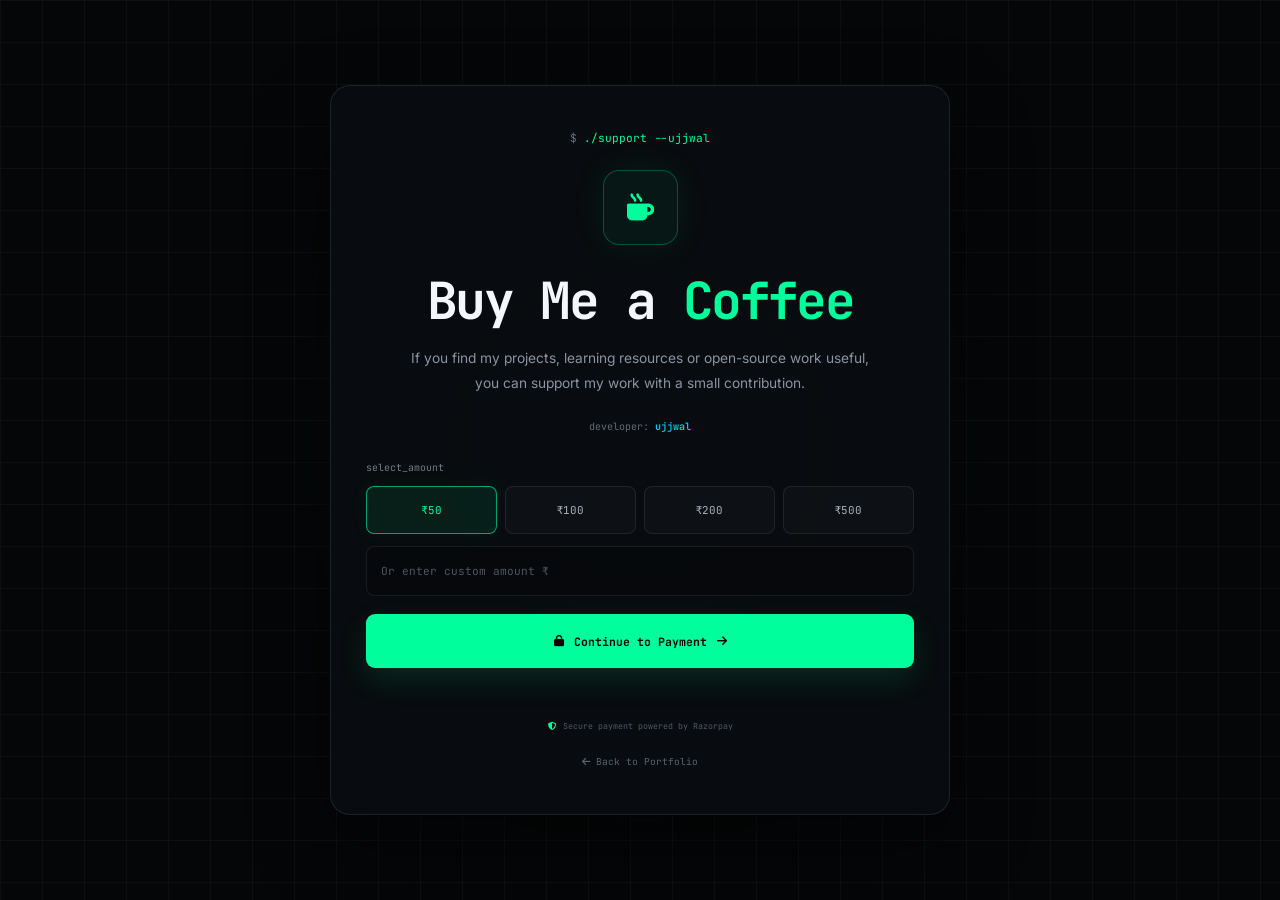
<file: coffee.html>
<!DOCTYPE html>
<html lang="en">

<head>

    <meta charset="UTF-8">

    <meta
        name="viewport"
        content="width=device-width, initial-scale=1.0"
    >

    <meta
        name="description"
        content="Support Ujjwal Pandey by buying a coffee."
    >

    <meta
        name="theme-color"
        content="#050608"
    >

    <title>Buy Me a Coffee | Ujjwal Pandey</title>


    <!-- Google Fonts -->

    <link
        rel="preconnect"
        href="https://fonts.googleapis.com"
    >

    <link
        rel="preconnect"
        href="https://fonts.gstatic.com"
        crossorigin
    >

    <link
        href="https://fonts.googleapis.com/css2?family=Inter:wght@400;500;600;700&family=JetBrains+Mono:wght@400;500;600&display=swap"
        rel="stylesheet"
    >


    <!-- Font Awesome -->

    <link
        rel="stylesheet"
        href="https://cdnjs.cloudflare.com/ajax/libs/font-awesome/6.7.2/css/all.min.css"
    >


    <!-- Razorpay Checkout -->

    <script
        src="https://checkout.razorpay.com/v1/checkout.js"
    ></script>


    <style>

        * {
            margin: 0;
            padding: 0;
            box-sizing: border-box;
        }


        body {

            min-height: 100vh;

            display: flex;

            align-items: center;

            justify-content: center;

            padding: 20px;

            background: #050608;

            color: #f4f7fb;

            font-family: "Inter", sans-serif;

            overflow-x: hidden;

        }


        /* =========================
           BACKGROUND GRID
        ========================== */

        body::before {

            content: "";

            position: fixed;

            inset: 0;

            z-index: -2;

            background-image:

                linear-gradient(
                    rgba(255,255,255,0.035) 1px,
                    transparent 1px
                ),

                linear-gradient(
                    90deg,
                    rgba(255,255,255,0.035) 1px,
                    transparent 1px
                );

            background-size: 42px 42px;

        }


        /* =========================
           BACKGROUND GLOW
        ========================== */

        body::after {

            content: "";

            position: fixed;

            width: 450px;

            height: 450px;

            left: 50%;

            top: 50%;

            transform:
                translate(-50%, -50%);

            background:
                rgba(0,255,156,0.055);

            filter: blur(110px);

            border-radius: 50%;

            z-index: -1;

        }


        /* =========================
           CARD
        ========================== */

        .coffee-card {

            width: min(100%, 620px);

            padding: 45px 35px;

            border:
                1px solid
                rgba(255,255,255,0.09);

            border-radius: 20px;

            background:
                rgba(9,12,17,0.92);

            backdrop-filter: blur(18px);

            box-shadow:
                0 30px 80px
                rgba(0,0,0,0.45);

            text-align: center;

        }


        /* =========================
           TERMINAL
        ========================== */

        .terminal {

            margin-bottom: 25px;

            color: #00ff9c;

            font-family:
                "JetBrains Mono",
                monospace;

            font-size: 0.7rem;

        }


        .terminal span {

            color: #687180;

        }


        /* =========================
           ICON
        ========================== */

        .coffee-icon {

            width: 75px;

            height: 75px;

            margin:
                0 auto 22px;

            display: grid;

            place-items: center;

            border:
                1px solid
                rgba(0,255,156,0.25);

            border-radius: 16px;

            color: #00ff9c;

            background:
                rgba(0,255,156,0.05);

            font-size: 1.7rem;

            box-shadow:
                0 0 35px
                rgba(0,255,156,0.08);

        }


        /* =========================
           HEADING
        ========================== */

        h1 {

            margin-bottom: 12px;

            font-family:
                "JetBrains Mono",
                monospace;

            font-size:
                clamp(
                    2rem,
                    7vw,
                    3.2rem
                );

            letter-spacing:
                -0.05em;

        }


        h1 span {

            color: #00ff9c;

        }


        /* =========================
           DESCRIPTION
        ========================== */

        .description {

            max-width: 470px;

            margin:
                0 auto 25px;

            color: #8b94a3;

            font-size: 0.86rem;

            line-height: 1.8;

        }


        /* =========================
           USER
        ========================== */

        .user {

            margin-bottom: 28px;

            color: #626b79;

            font-family:
                "JetBrains Mono",
                monospace;

            font-size: 0.63rem;

        }


        .user strong {

            color: #00d9ff;

            font-weight: 500;

        }


        /* =========================
           AMOUNT TITLE
        ========================== */

        .amount-title {

            margin-bottom: 12px;

            color: #737c89;

            font-family:
                "JetBrains Mono",
                monospace;

            font-size: 0.62rem;

            text-align: left;

        }


        /* =========================
           AMOUNT GRID
        ========================== */

        .amount-grid {

            display: grid;

            grid-template-columns:
                repeat(4, 1fr);

            gap: 8px;

            margin-bottom: 12px;

        }


        .amount-btn {

            min-height: 48px;

            border:
                1px solid
                rgba(255,255,255,0.08);

            border-radius: 8px;

            background:
                rgba(255,255,255,0.025);

            color: #aab2bf;

            font-family:
                "JetBrains Mono",
                monospace;

            font-size: 0.68rem;

            cursor: pointer;

            transition:
                border-color .25s ease,
                color .25s ease,
                background .25s ease;

        }


        .amount-btn:hover {

            border-color:
                rgba(0,255,156,0.3);

            color: #00ff9c;

        }


        .amount-btn.active {

            border-color:
                rgba(0,255,156,0.6);

            background:
                rgba(0,255,156,0.08);

            color: #00ff9c;

            box-shadow:
                0 0 20px
                rgba(0,255,156,0.05);

        }


        /* =========================
           CUSTOM AMOUNT
        ========================== */

        .custom-amount {

            width: 100%;

            height: 50px;

            margin-bottom: 18px;

            padding: 0 14px;

            border:
                1px solid
                rgba(255,255,255,0.08);

            border-radius: 8px;

            outline: none;

            background:
                rgba(0,0,0,0.2);

            color: white;

            font-family:
                "JetBrains Mono",
                monospace;

            font-size: 0.7rem;

            transition: .25s ease;

        }


        .custom-amount::placeholder {

            color: #4d5663;

        }


        .custom-amount:focus {

            border-color:
                rgba(0,255,156,0.45);

            box-shadow:
                0 0 0 3px
                rgba(0,255,156,0.04);

        }


        /* =========================
           PAYMENT BUTTON
        ========================== */

        .pay-button {

            width: 100%;

            min-height: 54px;

            display: flex;

            align-items: center;

            justify-content: center;

            gap: 10px;

            border: 0;

            border-radius: 9px;

            background: #00ff9c;

            color: #020604;

            font-family:
                "JetBrains Mono",
                monospace;

            font-size: 0.72rem;

            font-weight: 700;

            cursor: pointer;

            transition: .3s ease;

            box-shadow:
                0 12px 30px
                rgba(0,255,156,0.12);

        }


        .pay-button:hover {

            transform:
                translateY(-2px);

            box-shadow:
                0 18px 40px
                rgba(0,255,156,0.22);

        }


        .pay-button:active {

            transform:
                translateY(0);

        }


        .pay-button:disabled {

            opacity: .55;

            cursor: not-allowed;

            transform: none;

        }


        /* =========================
           STATUS
        ========================== */

        #payment-status {

            min-height: 20px;

            margin-top: 15px;

            color: #687180;

            font-family:
                "JetBrains Mono",
                monospace;

            font-size: .6rem;

            line-height: 1.6;

        }


        #payment-status.success {

            color: #00ff9c;

        }


        #payment-status.error {

            color: #ff7777;

        }


        /* =========================
           SECURITY
        ========================== */

        .security-note {

            display: flex;

            align-items: center;

            justify-content: center;

            gap: 7px;

            margin-top: 18px;

            color: #505966;

            font-family:
                "JetBrains Mono",
                monospace;

            font-size: .52rem;

        }


        .security-note i {

            color: #00ff9c;

        }


        /* =========================
           BACK LINK
        ========================== */

        .back-link {

            display: inline-block;

            margin-top: 24px;

            color: #596271;

            font-family:
                "JetBrains Mono",
                monospace;

            font-size: .6rem;

            text-decoration: none;

            transition: .25s ease;

        }


        .back-link:hover {

            color: #00ff9c;

        }


        /* =========================
           MOBILE
        ========================== */

        @media (max-width: 500px) {

            body {

                padding: 12px;

            }


            .coffee-card {

                padding:
                    35px 20px;

                border-radius: 16px;

            }


            .amount-grid {

                grid-template-columns:
                    repeat(2, 1fr);

            }


            .coffee-icon {

                width: 65px;

                height: 65px;

                font-size: 1.45rem;

            }


            .description {

                font-size: .8rem;

            }


            .pay-button {

                min-height: 56px;

            }

        }

    </style>

</head>


<body>


    <main class="coffee-card">


        <!-- Terminal -->

        <div class="terminal">

            <span>$</span>
            ./support --ujjwal

        </div>


        <!-- Coffee Icon -->

        <div class="coffee-icon">

            <i class="fa-solid fa-mug-hot"></i>

        </div>


        <!-- Heading -->

        <h1>

            Buy Me a
            <span>Coffee</span>

        </h1>


        <!-- Description -->

        <p class="description">

            If you find my projects, learning resources
            or open-source work useful, you can support
            my work with a small contribution.

        </p>


        <!-- Developer -->

        <div class="user">

            developer:

            <strong>ujjwal</strong>

        </div>


        <!-- Amount -->

        <div class="amount-title">

            select_amount

        </div>


        <div class="amount-grid">


            <button
                type="button"
                class="amount-btn active"
                data-amount="50"
            >
                ₹50
            </button>


            <button
                type="button"
                class="amount-btn"
                data-amount="100"
            >
                ₹100
            </button>


            <button
                type="button"
                class="amount-btn"
                data-amount="200"
            >
                ₹200
            </button>


            <button
                type="button"
                class="amount-btn"
                data-amount="500"
            >
                ₹500
            </button>


        </div>


        <!-- Custom Amount -->

        <input
            type="number"
            id="customAmount"
            class="custom-amount"
            placeholder="Or enter custom amount ₹"
            min="10"
            max="50000"
            inputmode="numeric"
        >


        <!-- Payment Button -->

        <button
            id="continuePayment"
            type="button"
            class="pay-button"
        >

            <i class="fa-solid fa-lock"></i>

            <span>
                Continue to Payment
            </span>

            <i class="fa-solid fa-arrow-right"></i>

        </button>


        <!-- Payment Status -->

        <div id="payment-status"></div>


        <!-- Security -->

        <div class="security-note">

            <i class="fa-solid fa-shield-halved"></i>

            Secure payment powered by Razorpay

        </div>


        <!-- Back -->

        <a
            href="index.html"
            class="back-link"
        >

            <i class="fa-solid fa-arrow-left"></i>

            Back to Portfolio

        </a>


    </main>


    <!--
        IMPORTANT:
        Payment JavaScript is kept in a separate file.
        Do NOT add another payment script here.
    -->

    <script src="js/coffee.js"></script>

</body>

</html>
</file>
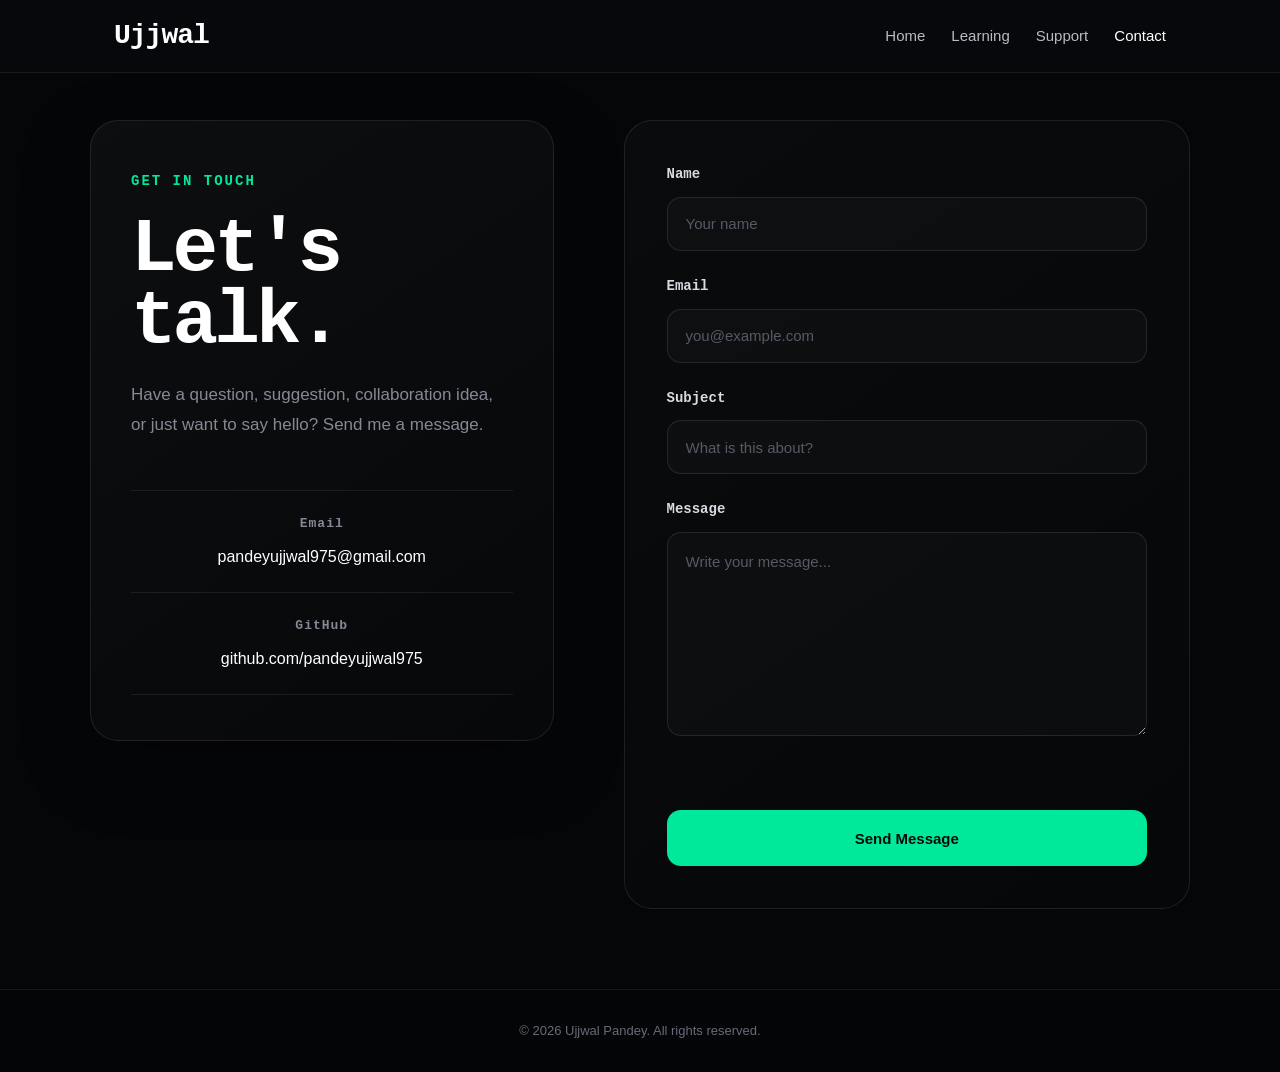
<file: contact.html>
<!DOCTYPE html>
<html lang="en">
<head>
    <meta charset="UTF-8">

    <meta name="viewport"
          content="width=device-width, initial-scale=1.0">

    <meta name="description"
          content="Contact Ujjwal Pandey">

    <title>Contact — Ujjwal Pandey</title>

    <!-- Main CSS -->
    <link rel="stylesheet" href="css/style.css">
</head>

<body>

    <!-- =========================
         HEADER
    ========================== -->

    <header class="site-header">

        <div class="container">

            <a href="index.html" class="logo">
                Ujjwal
            </a>

            <nav class="navigation">

                <a href="index.html">
                    Home
                </a>

                <a href="learning.html">
                    Learning
                </a>

                <a href="coffee.html">
                    Support
                </a>

                <a href="contact.html" class="active">
                    Contact
                </a>

            </nav>

        </div>

    </header>


    <!-- =========================
         CONTACT SECTION
    ========================== -->

    <main>

        <section class="contact-section">

            <div class="container">

                <div class="contact-wrapper">

                    <!-- LEFT SIDE -->

                    <div class="contact-info">

                        <span class="section-label">
                            GET IN TOUCH
                        </span>

                        <h1>
                            Let's talk.
                        </h1>

                        <p>
                            Have a question, suggestion, collaboration
                            idea, or just want to say hello?
                            Send me a message.
                        </p>


                        <div class="contact-details">

                            <div class="contact-item">

                                <strong>Email</strong>

                                <a href="mailto:pandeyujjwal975@gmail.com">
                                    pandeyujjwal975@gmail.com
                                </a>

                            </div>


                            <div class="contact-item">

                                <strong>GitHub</strong>

                                <a
                                    href="https://github.com/pandeyujjwal975"
                                    target="_blank"
                                    rel="noopener noreferrer">
                                    github.com/pandeyujjwal975
                                </a>

                            </div>

                        </div>

                    </div>


                    <!-- RIGHT SIDE / FORM -->

                    <div class="contact-form-wrapper">

                        <form id="contactForm">

                            <!-- NAME -->

                            <div class="form-group">

                                <label for="name">
                                    Name
                                </label>

                                <input
                                    type="text"
                                    id="name"
                                    name="name"
                                    placeholder="Your name"
                                    autocomplete="name"
                                    required>

                            </div>


                            <!-- EMAIL -->

                            <div class="form-group">

                                <label for="email">
                                    Email
                                </label>

                                <input
                                    type="email"
                                    id="email"
                                    name="email"
                                    placeholder="you@example.com"
                                    autocomplete="email"
                                    required>

                            </div>


                            <!-- SUBJECT -->

                            <div class="form-group">

                                <label for="subject">
                                    Subject
                                </label>

                                <input
                                    type="text"
                                    id="subject"
                                    name="subject"
                                    placeholder="What is this about?"
                                    required>

                            </div>


                            <!-- MESSAGE -->

                            <div class="form-group">

                                <label for="message">
                                    Message
                                </label>

                                <textarea
                                    id="message"
                                    name="message"
                                    rows="7"
                                    placeholder="Write your message..."
                                    required></textarea>

                            </div>


                            <!-- STATUS MESSAGE -->

                            <div
                                id="formStatus"
                                class="form-status"
                                aria-live="polite">
                            </div>


                            <!-- SUBMIT -->

                            <button
                                type="submit"
                                id="submitButton">

                                <span id="buttonText">
                                    Send Message
                                </span>

                                <span
                                    id="buttonLoader"
                                    style="display:none;">
                                    Sending...
                                </span>

                            </button>

                        </form>

                    </div>

                </div>

            </div>

        </section>

    </main>


    <!-- =========================
         FOOTER
    ========================== -->

    <footer class="site-footer">

        <div class="container">

            <p>
                © <span id="year"></span>
                Ujjwal Pandey. All rights reserved.
            </p>

        </div>

    </footer>


    <!-- =========================
         JAVASCRIPT
    ========================== -->

    <script>

        const contactForm =
            document.getElementById("contactForm");

        const formStatus =
            document.getElementById("formStatus");

        const submitButton =
            document.getElementById("submitButton");

        const buttonText =
            document.getElementById("buttonText");

        const buttonLoader =
            document.getElementById("buttonLoader");


        /*
         * Your Render backend
         */

        const API_URL =
            "https://ujjwal-coffee-backend.onrender.com";


        /*
         * Current year
         */

        document.getElementById("year").textContent =
            new Date().getFullYear();


        /*
         * Contact form submission
         */

        contactForm.addEventListener(
            "submit",
            async function (event) {

                event.preventDefault();


                /*
                 * Get form values
                 */

                const name =
                    document.getElementById("name").value.trim();

                const email =
                    document.getElementById("email").value.trim();

                const subject =
                    document.getElementById("subject").value.trim();

                const message =
                    document.getElementById("message").value.trim();


                /*
                 * Basic validation
                 */

                if (!name || !email || !subject || !message) {

                    showStatus(
                        "Please fill in all fields.",
                        "error"
                    );

                    return;
                }


                /*
                 * Disable button
                 */

                submitButton.disabled = true;

                buttonText.style.display = "none";

                buttonLoader.style.display = "inline";


                showStatus(
                    "Sending your message...",
                    "loading"
                );


                try {

                    /*
                     * Send data to backend
                     */

                    const response =
                        await fetch(
                            `${API_URL}/api/contact`,
                            {
                                method: "POST",

                                headers: {
                                    "Content-Type":
                                        "application/json"
                                },

                                body: JSON.stringify({
                                    name,
                                    email,
                                    subject,
                                    message
                                })
                            }
                        );


                    const data =
                        await response.json();


                    /*
                     * Backend error
                     */

                    if (!response.ok) {

                        throw new Error(
                            data.message ||
                            "Something went wrong."
                        );

                    }


                    /*
                     * Success
                     */

                    showStatus(
                        "Message sent successfully! ✓",
                        "success"
                    );


                    /*
                     * Clear form
                     */

                    contactForm.reset();


                } catch (error) {

                    console.error(
                        "Contact form error:",
                        error
                    );


                    showStatus(
                        error.message ||
                        "Unable to send message. Please try again.",
                        "error"
                    );

                } finally {

                    /*
                     * Enable button
                     */

                    submitButton.disabled = false;

                    buttonText.style.display = "inline";

                    buttonLoader.style.display = "none";

                }

            }
        );


        /*
         * Status helper
         */

        function showStatus(message, type) {

            formStatus.textContent = message;

            formStatus.className =
                "form-status " + type;

        }

    </script>

</body>
</html>
</file>
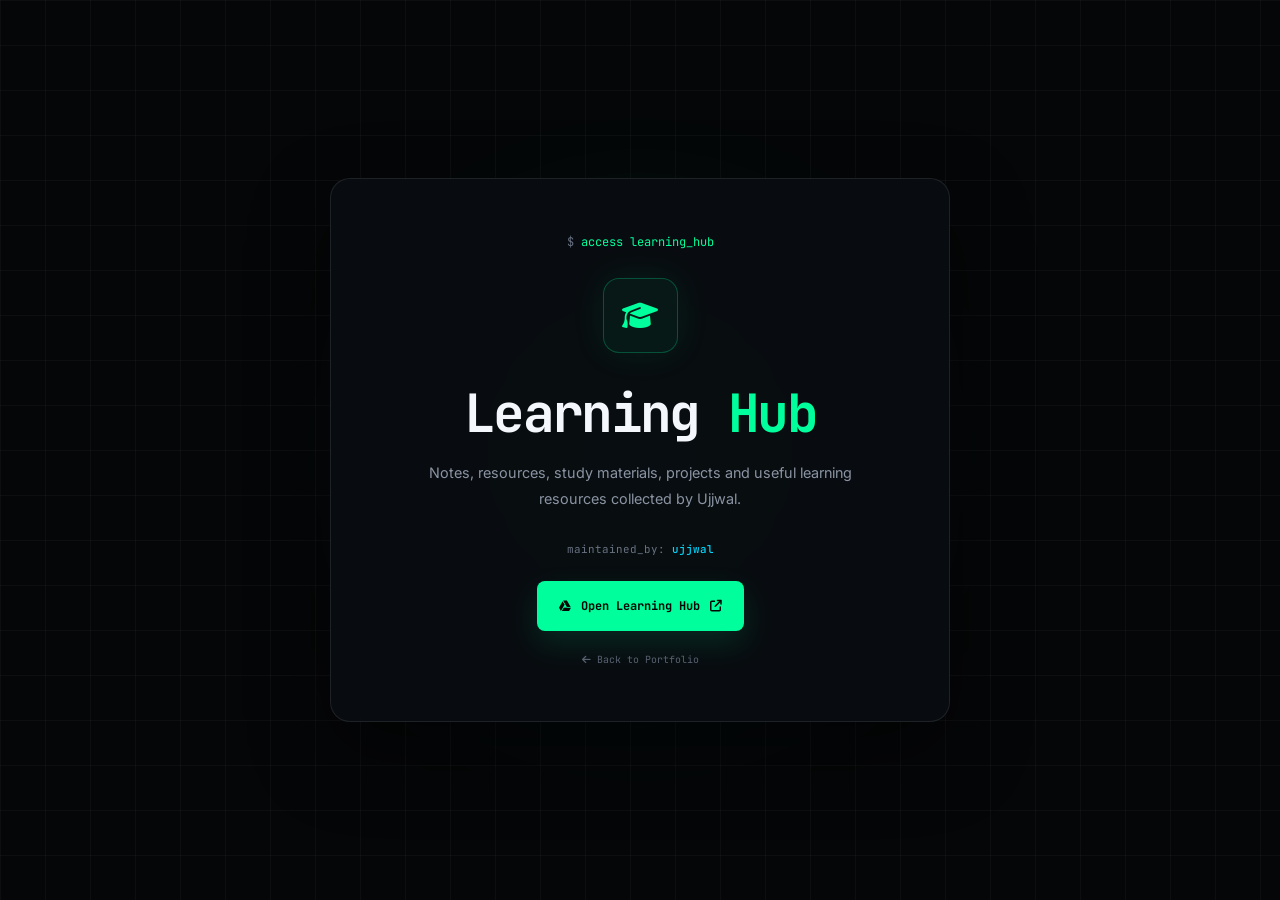
<file: learning.html>
<!DOCTYPE html>
<html lang="en">

<head>

    <meta charset="UTF-8">

    <meta
        name="viewport"
        content="width=device-width, initial-scale=1.0"
    >

    <meta
        name="description"
        content="Ujjwal Pandey Learning Hub"
    >

    <title>Learning Hub | Ujjwal Pandey</title>

    <!-- Google Font -->
    <link
        rel="preconnect"
        href="https://fonts.googleapis.com"
    >

    <link
        rel="preconnect"
        href="https://fonts.gstatic.com"
        crossorigin
    >

    <link
        href="https://fonts.googleapis.com/css2?family=Inter:wght@400;500;600;700&family=JetBrains+Mono:wght@400;500;600&display=swap"
        rel="stylesheet"
    >

    <!-- Font Awesome -->
    <link
        rel="stylesheet"
        href="https://cdnjs.cloudflare.com/ajax/libs/font-awesome/6.7.2/css/all.min.css"
    >

    <style>

        * {
            margin: 0;
            padding: 0;
            box-sizing: border-box;
        }

        html {
            scroll-behavior: smooth;
        }

        body {

            min-height: 100vh;

            display: flex;

            align-items: center;

            justify-content: center;

            padding: 25px;

            background: #050608;

            color: #f4f7fb;

            font-family: "Inter", sans-serif;

            overflow: hidden;
        }


        /* Background Grid */

        body::before {

            content: "";

            position: fixed;

            inset: 0;

            z-index: -2;

            background-image:

                linear-gradient(
                    rgba(255,255,255,0.035) 1px,
                    transparent 1px
                ),

                linear-gradient(
                    90deg,
                    rgba(255,255,255,0.035) 1px,
                    transparent 1px
                );

            background-size: 45px 45px;
        }


        /* Glow */

        body::after {

            content: "";

            position: fixed;

            width: 450px;
            height: 450px;

            left: 50%;
            top: 50%;

            transform:
                translate(-50%, -50%);

            border-radius: 50%;

            background:
                rgba(0,255,156,0.06);

            filter: blur(100px);

            z-index: -1;
        }


        /* Main Card */

        .learning-card {

            width: min(
                100%,
                620px
            );

            padding: 55px 40px;

            text-align: center;

            border: 1px solid
                rgba(255,255,255,0.09);

            border-radius: 20px;

            background:
                rgba(10,13,18,0.88);

            backdrop-filter: blur(18px);

            box-shadow:
                0 30px 80px
                rgba(0,0,0,0.45);
        }


        /* Terminal */

        .terminal {

            margin-bottom: 28px;

            color: #00ff9c;

            font-family:
                "JetBrains Mono",
                monospace;

            font-size: 0.75rem;
        }


        .terminal span {

            color: #697282;
        }


        /* Icon */

        .hub-icon {

            width: 75px;
            height: 75px;

            margin: 0 auto 25px;

            display: grid;

            place-items: center;

            border: 1px solid
                rgba(0,255,156,0.25);

            border-radius: 16px;

            color: #00ff9c;

            background:
                rgba(0,255,156,0.05);

            font-size: 1.8rem;

            box-shadow:
                0 0 35px
                rgba(0,255,156,0.08);
        }


        /* Heading */

        h1 {

            margin-bottom: 12px;

            font-family:
                "JetBrains Mono",
                monospace;

            font-size:
                clamp(
                    2rem,
                    7vw,
                    3.3rem
                );

            letter-spacing: -0.05em;
        }


        h1 span {

            color: #00ff9c;
        }


        /* Description */

        .description {

            max-width: 470px;

            margin: 0 auto 30px;

            color: #8b94a3;

            font-size: 0.9rem;

            line-height: 1.8;
        }


        /* User */

        .username {

            margin-bottom: 25px;

            color: #697282;

            font-family:
                "JetBrains Mono",
                monospace;

            font-size: 0.68rem;
        }


        .username strong {

            color: #00d9ff;

            font-weight: 500;
        }


        /* Button */

        .drive-button {

            display: inline-flex;

            align-items: center;

            justify-content: center;

            gap: 10px;

            min-height: 50px;

            padding: 0 22px;

            border-radius: 8px;

            background: #00ff9c;

            color: #020604;

            font-family:
                "JetBrains Mono",
                monospace;

            font-size: 0.75rem;

            font-weight: 700;

            text-decoration: none;

            transition: 0.3s ease;

            box-shadow:
                0 12px 30px
                rgba(0,255,156,0.12);
        }


        .drive-button:hover {

            transform:
                translateY(-3px);

            box-shadow:
                0 18px 40px
                rgba(0,255,156,0.22);
        }


        .drive-button i:last-child {

            transition: 0.3s ease;
        }


        .drive-button:hover i:last-child {

            transform:
                translateX(4px);
        }


        /* Back */

        .back-link {

            display: block;

            margin-top: 22px;

            color: #596271;

            font-family:
                "JetBrains Mono",
                monospace;

            font-size: 0.62rem;

            text-decoration: none;

            transition: 0.3s ease;
        }


        .back-link:hover {

            color: #00ff9c;
        }


        /* Mobile */

        @media (max-width: 600px) {

            body {
                padding: 18px;
            }

            .learning-card {

                padding: 42px 22px;

                border-radius: 16px;
            }

            .hub-icon {

                width: 65px;
                height: 65px;

                font-size: 1.5rem;
            }

            .description {

                font-size: 0.82rem;
            }

            .drive-button {

                width: 100%;
            }
        }

    </style>

</head>


<body>


    <main class="learning-card">


        <div class="terminal">

            <span>$</span>
            access learning_hub

        </div>


        <div class="hub-icon">

            <i class="fa-solid fa-graduation-cap"></i>

        </div>


        <h1>

            Learning
            <span>Hub</span>

        </h1>


        <p class="description">

            Notes, resources, study materials,
            projects and useful learning resources
            collected by Ujjwal.

        </p>


        <div class="username">

            maintained_by:

            <strong>
                ujjwal
            </strong>

        </div>


        <!--
            REPLACE YOUR_GOOGLE_DRIVE_LINK
            WITH YOUR ACTUAL GOOGLE DRIVE FOLDER URL
        -->

        <a
            href="YOUR_GOOGLE_DRIVE_LINK"
            target="_blank"
            rel="noopener noreferrer"
            class="drive-button"
        >

            <i class="fa-brands fa-google-drive"></i>

            Open Learning Hub

            <i class="fa-solid fa-arrow-up-right-from-square"></i>

        </a>


        <a
            href="index.html"
            class="back-link"
        >

            <i class="fa-solid fa-arrow-left"></i>

            Back to Portfolio

        </a>


    </main>


</body>

</html>
</file>
<file: css/style.css>
/* =========================================================
   UJJWAL PANDEY — DEVELOPER PORTFOLIO
   STYLE.CSS — PART 1/3
   ========================================================= */


/* =========================================================
   01. ROOT VARIABLES
   ========================================================= */

:root {

    --bg: #050608;
    --bg-soft: #080a0f;
    --surface: #0c0f15;
    --surface-2: #11151d;

    --text: #f4f7fb;
    --text-soft: #b7becb;
    --text-muted: #697282;

    --green: #00ff9c;
    --green-soft: #64ffc3;

    --cyan: #00d9ff;
    --purple: #8b5cf6;

    --border: rgba(255, 255, 255, 0.09);
    --border-hover: rgba(0, 255, 156, 0.35);

    --gradient:
        linear-gradient(
            135deg,
            var(--green),
            var(--cyan)
        );

    --container: 1180px;

    --radius-sm: 8px;
    --radius-md: 14px;
    --radius-lg: 22px;

    --transition: 0.3s ease;
}


/* =========================================================
   02. RESET
   ========================================================= */

* {
    margin: 0;
    padding: 0;
    box-sizing: border-box;
}

html {
    scroll-behavior: smooth;
}

body {

    min-height: 100vh;

    background: var(--bg);
    color: var(--text);

    font-family: "Inter", sans-serif;

    line-height: 1.7;

    overflow-x: hidden;
}

body::selection {
    background: var(--green);
    color: #000;
}

img {
    max-width: 100%;
    display: block;
}

a {
    color: inherit;
    text-decoration: none;
}

button,
input,
textarea {
    font: inherit;
}

button {
    cursor: pointer;
}

ul {
    list-style: none;
}


/* =========================================================
   03. SCROLLBAR
   ========================================================= */

::-webkit-scrollbar {
    width: 8px;
}

::-webkit-scrollbar-track {
    background: var(--bg);
}

::-webkit-scrollbar-thumb {
    background: #202630;
    border-radius: 20px;
}

::-webkit-scrollbar-thumb:hover {
    background: var(--green);
}


/* =========================================================
   04. GLOBAL BACKGROUND
   ========================================================= */

.site-background {

    position: fixed;

    inset: 0;

    z-index: -10;

    pointer-events: none;

    overflow: hidden;

    background: var(--bg);
}


/* GRID */

.background-grid {

    position: absolute;

    inset: 0;

    opacity: 0.18;

    background-image:

        linear-gradient(
            rgba(255,255,255,0.035) 1px,
            transparent 1px
        ),

        linear-gradient(
            90deg,
            rgba(255,255,255,0.035) 1px,
            transparent 1px
        );

    background-size: 50px 50px;

    mask-image:
        linear-gradient(
            to bottom,
            black,
            transparent 90%
        );
}


/* GLOW */

.background-glow {

    position: absolute;

    width: 500px;
    height: 500px;

    border-radius: 50%;

    filter: blur(120px);

    opacity: 0.12;
}

.glow-one {

    top: -250px;
    left: -200px;

    background: var(--green);
}

.glow-two {

    right: -250px;
    bottom: -250px;

    background: var(--purple);
}


/* =========================================================
   05. CONTAINER
   ========================================================= */

.container {

    width: min(
        92%,
        var(--container)
    );

    margin-inline: auto;
}


/* =========================================================
   06. TYPOGRAPHY
   ========================================================= */

h1,
h2,
h3,
h4 {

    font-family: "JetBrains Mono", monospace;

    line-height: 1.15;

    letter-spacing: -0.03em;
}

p {
    color: var(--text-soft);
}

.section {

    position: relative;

    padding: 120px 0;
}


/* =========================================================
   07. SITE HEADER
   ========================================================= */

.site-header {

    position: fixed;

    top: 0;
    left: 0;

    width: 100%;

    z-index: 1000;
}


/* =========================================================
   08. NAVBAR
   ========================================================= */

.navbar {

    width: min(
        94%,
        1280px
    );

    margin: 18px auto;

    min-height: 64px;

    padding: 0 18px;

    display: flex;

    align-items: center;

    justify-content: space-between;

    gap: 25px;

    background:
        rgba(8, 10, 15, 0.78);

    border: 1px solid var(--border);

    border-radius: 14px;

    backdrop-filter: blur(18px);

    -webkit-backdrop-filter: blur(18px);

    transition: var(--transition);
}

.navbar:hover {
    border-color: rgba(
        255,
        255,
        255,
        0.14
    );
}


/* =========================================================
   09. LOGO
   ========================================================= */

.logo {

    display: inline-flex;

    align-items: center;

    gap: 3px;

    font-family: "JetBrains Mono", monospace;

    font-size: 1.05rem;

    font-weight: 700;

    white-space: nowrap;
}

.logo-bracket {

    color: var(--green);

    transition: var(--transition);
}

.logo-name {

    color: white;

    transition: var(--transition);
}

.logo:hover .logo-bracket {

    color: var(--cyan);
}

.logo:hover .logo-name {

    text-shadow:
        0 0 20px
        rgba(0,255,156,0.4);
}


/* =========================================================
   10. NAV LINKS
   ========================================================= */

.nav-links {

    display: flex;

    align-items: center;

    gap: 26px;
}

.nav-link {

    position: relative;

    display: inline-flex;

    align-items: center;

    gap: 5px;

    color: var(--text-muted);

    font-family: "JetBrains Mono", monospace;

    font-size: 0.76rem;

    transition: var(--transition);
}

.nav-link span {

    color: var(--green);

    opacity: 0.7;
}

.nav-link::after {

    content: "";

    position: absolute;

    left: 0;
    bottom: -8px;

    width: 0;
    height: 1px;

    background: var(--green);

    transition: var(--transition);
}

.nav-link:hover,
.nav-link.active {

    color: white;
}

.nav-link:hover::after,
.nav-link.active::after {

    width: 100%;
}


/* COFFEE NAV */

.coffee-nav {

    color: var(--green);
}

.coffee-nav i {
    margin-right: 2px;
}


/* =========================================================
   11. NAV RIGHT
   ========================================================= */

.nav-right {

    display: flex;

    align-items: center;

    gap: 12px;
}


/* CONTACT BUTTON */

.nav-contact-btn {

    display: inline-flex;

    align-items: center;

    gap: 8px;

    padding: 9px 14px;

    border: 1px solid
        rgba(0,255,156,0.25);

    border-radius: 8px;

    color: var(--green);

    font-family: "JetBrains Mono", monospace;

    font-size: 0.72rem;

    transition: var(--transition);
}

.nav-contact-btn:hover {

    background:
        rgba(0,255,156,0.08);

    border-color: var(--green);

    transform: translateY(-2px);
}


/* =========================================================
   12. MOBILE MENU BUTTON
   ========================================================= */

.menu-toggle {

    display: none;

    width: 42px;
    height: 42px;

    padding: 10px;

    flex-direction: column;

    justify-content: center;

    gap: 5px;

    background:
        rgba(255,255,255,0.03);

    border: 1px solid var(--border);

    border-radius: 9px;

    color: white;
}

.menu-toggle span {

    display: block;

    width: 100%;
    height: 2px;

    background: white;

    transition: var(--transition);
}


/* =========================================================
   13. HERO
   ========================================================= */

.hero {

    min-height: 100vh;

    padding-top: 150px;
    padding-bottom: 100px;

    display: flex;

    align-items: center;

    position: relative;
}

.hero-container {

    width: min(
        92%,
        var(--container)
    );

    margin-inline: auto;

    display: grid;

    grid-template-columns:
        1.05fr
        0.95fr;

    align-items: center;

    gap: 70px;
}


/* =========================================================
   14. HERO CONTENT
   ========================================================= */

.hero-content {

    position: relative;

    z-index: 2;
}


/* =========================================================
   15. TERMINAL STATUS
   ========================================================= */

.terminal-status {

    display: inline-flex;

    align-items: center;

    gap: 9px;

    margin-bottom: 25px;

    padding: 7px 12px;

    border: 1px solid var(--border);

    border-radius: 6px;

    background:
        rgba(0,255,156,0.025);

    color: var(--text-muted);

    font-family: "JetBrains Mono", monospace;

    font-size: 0.72rem;
}

.terminal-dot {

    width: 7px;
    height: 7px;

    border-radius: 50%;

    background: var(--green);

    box-shadow:
        0 0 10px
        rgba(0,255,156,0.8);

    animation:
        pulse-dot 1.8s infinite;
}

@keyframes pulse-dot {

    0%,
    100% {
        opacity: 1;
    }

    50% {
        opacity: 0.35;
    }
}


/* =========================================================
   16. HERO KICKER
   ========================================================= */

.hero-kicker {

    display: flex;

    align-items: center;

    gap: 9px;

    margin-bottom: 10px;

    color: var(--text-soft);

    font-family: "JetBrains Mono", monospace;

    font-size: 0.85rem;
}

.prompt-symbol {

    color: var(--green);

    font-weight: 700;
}


/* =========================================================
   17. HERO TITLE
   ========================================================= */

.hero-title {

    margin-bottom: 20px;

    font-size:
        clamp(
            3.2rem,
            7vw,
            6.2rem
        );

    font-weight: 800;

    letter-spacing: -0.075em;
}

.hero-title span {

    display: block;

    color: transparent;

    background:
        var(--gradient);

    -webkit-background-clip: text;
    background-clip: text;
}


/* =========================================================
   18. HERO ROLE
   ========================================================= */

.hero-role {

    min-height: 30px;

    display: flex;

    flex-wrap: wrap;

    align-items: center;

    gap: 8px;

    color: var(--text-soft);

    font-family: "JetBrains Mono", monospace;

    font-size: 0.9rem;
}

.role-prefix {

    color: var(--green);
}

.typing-text {

    color: var(--cyan);
}

.cursor {

    color: var(--green);

    animation:
        blink-cursor 0.9s infinite;
}

@keyframes blink-cursor {

    0%,
    45% {
        opacity: 1;
    }

    46%,
    100% {
        opacity: 0;
    }
}


/* =========================================================
   19. HERO DESCRIPTION
   ========================================================= */

.hero-description {

    max-width: 620px;

    margin-top: 25px;

    color: var(--text-soft);

    font-size: 1rem;

    line-height: 1.9;
}


/* =========================================================
   20. HERO ACTIONS
   ========================================================= */

.hero-actions {

    display: flex;

    flex-wrap: wrap;

    gap: 12px;

    margin-top: 32px;
}


/* =========================================================
   21. BUTTONS
   ========================================================= */

.btn {

    display: inline-flex;

    align-items: center;

    justify-content: center;

    gap: 9px;

    min-height: 46px;

    padding: 0 18px;

    border-radius: 8px;

    font-family: "JetBrains Mono", monospace;

    font-size: 0.78rem;

    font-weight: 600;

    transition: var(--transition);
}

.btn-primary {

    background: var(--green);

    color: #020604;

    box-shadow:
        0 10px 30px
        rgba(0,255,156,0.12);
}

.btn-primary:hover {

    transform: translateY(-3px);

    box-shadow:
        0 15px 35px
        rgba(0,255,156,0.22);
}

.btn-outline {

    color: white;

    border: 1px solid var(--border);

    background:
        rgba(255,255,255,0.025);
}

.btn-outline:hover {

    color: var(--green);

    border-color:
        rgba(0,255,156,0.35);

    background:
        rgba(0,255,156,0.04);

    transform: translateY(-3px);
}


/* =========================================================
   22. HERO SOCIALS
   ========================================================= */

.hero-socials {

    display: flex;

    align-items: center;

    gap: 12px;

    margin-top: 35px;
}

.social-label {

    color: var(--text-muted);

    font-family: "JetBrains Mono", monospace;

    font-size: 0.7rem;
}

.hero-socials a {

    width: 34px;
    height: 34px;

    display: grid;

    place-items: center;

    border: 1px solid var(--border);

    border-radius: 7px;

    color: var(--text-muted);

    transition: var(--transition);
}

.hero-socials a:hover {

    color: var(--green);

    border-color:
        rgba(0,255,156,0.35);

    transform: translateY(-3px);
}


/* =========================================================
   23. HERO TERMINAL
   ========================================================= */

.hero-terminal {

    position: relative;

    width: 100%;

    perspective: 1000px;
}

.terminal-window {

    position: relative;

    border: 1px solid var(--border);

    border-radius: 15px;

    overflow: hidden;

    background:
        rgba(10,13,18,0.92);

    box-shadow:
        0 35px 80px
        rgba(0,0,0,0.45);

    transform:
        rotateY(-4deg)
        rotateX(2deg);

    transition: 0.5s ease;
}

.terminal-window:hover {

    transform:
        rotateY(0)
        rotateX(0)
        translateY(-5px);

    border-color:
        rgba(0,255,156,0.22);
}


/* =========================================================
   24. TERMINAL HEADER
   ========================================================= */

.terminal-header {

    height: 45px;

    padding: 0 15px;

    display: flex;

    align-items: center;

    justify-content: space-between;

    border-bottom: 1px solid var(--border);

    background:
        rgba(255,255,255,0.025);
}

.terminal-controls {

    display: flex;

    gap: 6px;
}

.terminal-controls span {

    width: 9px;
    height: 9px;

    border-radius: 50%;

    background: #3a404b;
}

.terminal-controls span:first-child {
    background: #ff5f57;
}

.terminal-controls span:nth-child(2) {
    background: #ffbd2e;
}

.terminal-controls span:nth-child(3) {
    background: #28c840;
}

.terminal-title {

    color: var(--text-muted);

    font-family: "JetBrains Mono", monospace;

    font-size: 0.68rem;
}

.terminal-header-icon {

    color: var(--green);

    font-size: 0.72rem;
}


/* =========================================================
   25. TERMINAL BODY
   ========================================================= */

.terminal-body {

    padding: 25px 18px;

    min-height: 390px;

    font-family: "JetBrains Mono", monospace;

    font-size: 0.76rem;

    line-height: 2;
}

.terminal-line {

    display: grid;

    grid-template-columns: 28px 1fr;

    gap: 10px;
}

.line-number {

    color: #3c4350;

    user-select: none;
}

.terminal-code {

    color: #c8d0dc;

    white-space: nowrap;
}

.terminal-code.indent {

    padding-left: 20px;
}

.keyword {
    color: #c084fc;
}

.variable {
    color: var(--cyan);
}

.operator {
    color: #798392;
}

.bracket {
    color: #f4f7fb;
}

.property {
    color: #67e8f9;
}

.string {
    color: #86efac;
}

.boolean {
    color: #fbbf24;
}

.terminal-comment {

    margin-top: 12px;

    color: #4f5968;
}

.terminal-command {

    margin-top: 10px;
}

.prompt {

    color: var(--green);

    margin-right: 8px;
}


/* =========================================================
   26. TERMINAL FOOTER
   ========================================================= */

.terminal-footer {

    min-height: 35px;

    padding: 0 15px;

    display: flex;

    align-items: center;

    justify-content: flex-end;

    gap: 18px;

    border-top: 1px solid var(--border);

    color: #555d69;

    font-family: "JetBrains Mono", monospace;

    font-size: 0.62rem;
}

.terminal-footer span:first-child {

    margin-right: auto;

    color: var(--green);
}

.terminal-footer i {

    margin-right: 5px;

    font-size: 0.45rem;
}


/* =========================================================
   27. FLOATING CODE CARDS
   ========================================================= */

.floating-code-card {

    position: absolute;

    display: flex;

    align-items: center;

    gap: 8px;

    padding: 10px 13px;

    border: 1px solid var(--border);

    border-radius: 8px;

    background:
        rgba(10,13,18,0.9);

    backdrop-filter: blur(10px);

    color: var(--text-soft);

    font-family: "JetBrains Mono", monospace;

    font-size: 0.65rem;

    box-shadow:
        0 15px 35px
        rgba(0,0,0,0.3);

    animation:
        floating-card 4s ease-in-out infinite;
}

.floating-code-card i {

    color: var(--green);
}

.card-top-right {

    top: -22px;

    right: -20px;
}

.card-bottom-left {

    bottom: -20px;

    left: -25px;

    animation-delay: -2s;
}

@keyframes floating-card {

    0%,
    100% {
        transform: translateY(0);
    }

    50% {
        transform: translateY(-8px);
    }
}


/* =========================================================
   28. SCROLL INDICATOR
   ========================================================= */

.scroll-indicator {

    position: absolute;

    bottom: 35px;

    left: 50%;

    transform:
        translateX(-50%);

    display: flex;

    flex-direction: column;

    align-items: center;

    gap: 8px;

    color: var(--text-muted);

    font-family: "JetBrains Mono", monospace;

    font-size: 0.62rem;

    transition: var(--transition);
}

.scroll-indicator i {

    color: var(--green);

    animation:
        scroll-arrow 1.5s infinite;
}

.scroll-indicator:hover {

    color: white;
}

@keyframes scroll-arrow {

    0%,
    100% {
        transform: translateY(0);
    }

    50% {
        transform: translateY(5px);
    }
}


/* =========================================================
   29. INTRO STRIP
   ========================================================= */

.intro-strip {

    border-top: 1px solid var(--border);

    border-bottom: 1px solid var(--border);

    background:
        rgba(255,255,255,0.015);
}

.intro-strip-content {

    min-height: 75px;

    display: flex;

    align-items: center;

    justify-content: space-between;

    gap: 20px;

    overflow: hidden;
}

.intro-item {

    display: flex;

    align-items: center;

    gap: 9px;

    color: var(--text-muted);

    font-family: "JetBrains Mono", monospace;

    font-size: 0.7rem;

    white-space: nowrap;
}

.intro-item i {

    color: var(--green);

    font-size: 0.75rem;
}

.intro-divider {

    color: #29303a;

    font-family: "JetBrains Mono", monospace;
}


/* =========================================================
   30. SECTION HEADING
   ========================================================= */

.section-heading {

    display: flex;

    align-items: flex-start;

    gap: 25px;

    margin-bottom: 60px;
}

.section-index {

    padding-top: 4px;

    color: var(--green);

    font-family: "JetBrains Mono", monospace;

    font-size: 0.75rem;
}

.section-label {

    display: inline-block;

    margin-bottom: 12px;

    color: var(--green);

    font-family: "JetBrains Mono", monospace;

    font-size: 0.72rem;

    letter-spacing: 0.08em;
}

.section-heading h2 {

    max-width: 750px;

    font-size:
        clamp(
            2rem,
            5vw,
            3.6rem
        );
}

.section-heading h2 span {

    color: var(--green);
}


/* =========================================================
   31. ABOUT GRID
   ========================================================= */

.about-grid {

    display: grid;

    grid-template-columns:
        1.15fr
        0.85fr;

    gap: 70px;

    align-items: start;
}

.about-content {

    max-width: 680px;
}

.about-lead {

    margin-bottom: 20px;

    color: white;

    font-size: 1.25rem;

    line-height: 1.7;
}

.about-content > p:not(.about-lead) {

    margin-bottom: 18px;

    font-size: 0.92rem;

    line-height: 1.9;
}


/* =========================================================
   32. ABOUT TERMINAL
   ========================================================= */

.about-terminal {

    margin-top: 35px;

    border: 1px solid var(--border);

    border-radius: 12px;

    overflow: hidden;

    background:
        rgba(255,255,255,0.02);
}

.about-terminal-header {

    padding: 11px 15px;

    display: flex;

    align-items: center;

    justify-content: space-between;

    border-bottom: 1px solid var(--border);

    color: var(--text-muted);

    font-family: "JetBrains Mono", monospace;

    font-size: 0.68rem;
}

.about-terminal-header i {

    color: var(--green);
}

.about-terminal-body {

    padding: 18px;

    font-family: "JetBrains Mono", monospace;

    font-size: 0.75rem;

    line-height: 2;
}

.about-terminal-body p {
    color: var(--text-soft);
}

.json-key {
    color: var(--cyan);
}

.json-value {
    color: var(--green-soft);
}


/* =========================================================
   33. ABOUT CARDS
   ========================================================= */

.about-cards {

    display: grid;

    grid-template-columns: 1fr 1fr;

    gap: 12px;
}

.mini-card {

    min-height: 150px;

    padding: 20px;

    border: 1px solid var(--border);

    border-radius: 12px;

    background:
        rgba(255,255,255,0.02);

    transition: var(--transition);
}

.mini-card:hover {

    transform: translateY(-5px);

    border-color:
        rgba(0,255,156,0.3);

    background:
        rgba(0,255,156,0.025);
}

.mini-card-icon {

    width: 38px;
    height: 38px;

    display: grid;

    place-items: center;

    margin-bottom: 18px;

    border: 1px solid
        rgba(0,255,156,0.2);

    border-radius: 8px;

    color: var(--green);

    background:
        rgba(0,255,156,0.05);
}

.mini-card h3 {

    margin-bottom: 7px;

    font-size: 0.9rem;
}

.mini-card p {

    font-size: 0.72rem;

    line-height: 1.6;
}


/* =========================================================
   34. TABLET
   ========================================================= */

@media (max-width: 950px) {

    .nav-links {
        gap: 15px;
    }

    .nav-link {
        font-size: 0.68rem;
    }

    .hero-container {

        grid-template-columns: 1fr;

        gap: 60px;
    }

    .hero-content {
        max-width: 800px;
    }

    .hero-terminal {
        max-width: 700px;
        margin-inline: auto;
    }

    .about-grid {

        grid-template-columns: 1fr;

        gap: 45px;
    }

    .about-content {
        max-width: 100%;
    }
}


/* =========================================================
   35. MOBILE
   ========================================================= */

@media (max-width: 700px) {

    .section {
        padding: 85px 0;
    }

    .navbar {

        width: 94%;

        margin-top: 10px;

        min-height: 58px;
    }

    .nav-links {

        position: absolute;

        top: calc(100% + 10px);

        left: 0;

        width: 100%;

        padding: 15px;

        display: none;

        flex-direction: column;

        align-items: stretch;

        gap: 3px;

        border: 1px solid var(--border);

        border-radius: 12px;

        background:
            rgba(8,10,15,0.97);

        backdrop-filter: blur(20px);
    }

    .nav-links.active {
        display: flex;
    }

    .nav-link {

        padding: 12px;

        font-size: 0.75rem;
    }

    .nav-link::after {
        display: none;
    }

    .nav-contact-btn {
        display: none;
    }

    .menu-toggle {
        display: flex;
    }

    .hero {

        min-height: auto;

        padding-top: 120px;

        padding-bottom: 90px;
    }

    .hero-title {

        font-size:
            clamp(
                2.9rem,
                15vw,
                4.5rem
            );
    }

    .hero-description {
        font-size: 0.88rem;
    }

    .hero-actions {

        flex-direction: column;

        align-items: stretch;
    }

    .hero-actions .btn {
        width: 100%;
    }

    .hero-socials {
        margin-top: 25px;
    }

    .terminal-window {

        transform: none;

        border-radius: 12px;
    }

    .terminal-window:hover {
        transform: none;
    }

    .terminal-body {

        min-height: 340px;

        padding: 20px 12px;

        font-size: 0.65rem;

        overflow-x: auto;
    }

    .terminal-code {
        white-space: pre;
    }

    .floating-code-card {
        display: none;
    }

    .scroll-indicator {
        display: none;
    }

    .intro-strip-content {

        justify-content: flex-start;

        overflow-x: auto;

        padding: 18px 0;

        scrollbar-width: none;
    }

    .intro-strip-content::-webkit-scrollbar {
        display: none;
    }

    .intro-divider {
        display: none;
    }

    .section-heading {

        gap: 15px;

        margin-bottom: 40px;
    }

    .section-heading h2 {

        font-size:
            clamp(
                1.8rem,
                9vw,
                2.7rem
            );
    }

    .about-cards {

        grid-template-columns: 1fr 1fr;
    }
}


/* =========================================================
   36. SMALL MOBILE
   ========================================================= */

@media (max-width: 430px) {

    .container {
        width: 90%;
    }

    .about-cards {
        grid-template-columns: 1fr;
    }

    .mini-card {
        min-height: auto;
    }

    .terminal-footer {

        gap: 8px;

        font-size: 0.52rem;
    }

    .terminal-footer span:not(:first-child) {
        display: none;
    }
}


/* =========================================================
   END OF PART 1
   =========================================================    
   
   
   /* =========================================================
   UJJWAL PANDEY — DEVELOPER PORTFOLIO
   STYLE.CSS — PART 2/3
   SKILLS + PROJECTS + LEARNING HUB
   ========================================================= */


/* =========================================================
   37. SKILLS GRID
   ========================================================= */

.skills-grid {

    display: grid;

    grid-template-columns:
        repeat(3, 1fr);

    gap: 14px;
}


/* =========================================================
   38. SKILL CARD
   ========================================================= */

.skill-card {

    position: relative;

    padding: 24px;

    min-height: 275px;

    display: flex;

    flex-direction: column;

    border: 1px solid var(--border);

    border-radius: var(--radius-md);

    background:
        linear-gradient(
            145deg,
            rgba(255,255,255,0.025),
            rgba(255,255,255,0.008)
        );

    overflow: hidden;

    transition:
        transform var(--transition),
        border-color var(--transition),
        background var(--transition);
}


/* subtle grid */

.skill-card::before {

    content: "";

    position: absolute;

    inset: 0;

    pointer-events: none;

    opacity: 0;

    background-image:

        linear-gradient(
            rgba(0,255,156,0.04) 1px,
            transparent 1px
        ),

        linear-gradient(
            90deg,
            rgba(0,255,156,0.04) 1px,
            transparent 1px
        );

    background-size: 25px 25px;

    transition: opacity var(--transition);
}


.skill-card:hover {

    transform: translateY(-7px);

    border-color:
        rgba(0,255,156,0.28);

    background:
        rgba(0,255,156,0.025);
}


.skill-card:hover::before {
    opacity: 1;
}


/* =========================================================
   39. SKILL CARD TOP
   ========================================================= */

.skill-card-top {

    position: relative;

    z-index: 1;

    display: flex;

    align-items: center;

    justify-content: space-between;

    margin-bottom: 25px;
}


.skill-icon {

    width: 45px;
    height: 45px;

    display: grid;

    place-items: center;

    border: 1px solid var(--border);

    border-radius: 10px;

    background:
        rgba(255,255,255,0.025);

    font-size: 1.25rem;

    transition: var(--transition);
}


.skill-card:hover .skill-icon {

    transform: scale(1.08);

    border-color:
        rgba(0,255,156,0.3);
}


.html-icon {
    color: #ff7043;
}

.css-icon {
    color: #42a5f5;
}

.js-icon {
    color: #facc15;
}

.github-icon {
    color: #f4f4f5;
}

.linux-icon {
    color: #facc15;
}

.ai-icon {
    color: var(--cyan);
}


.skill-number {

    color: #424a57;

    font-family:
        "JetBrains Mono",
        monospace;

    font-size: 0.65rem;
}


/* =========================================================
   40. SKILL CARD CONTENT
   ========================================================= */

.skill-card h3 {

    position: relative;

    z-index: 1;

    margin-bottom: 10px;

    font-size: 1rem;
}


.skill-card p {

    position: relative;

    z-index: 1;

    margin-bottom: auto;

    color: var(--text-muted);

    font-size: 0.75rem;

    line-height: 1.75;
}


/* =========================================================
   41. SKILL BAR
   ========================================================= */

.skill-bar {

    position: relative;

    z-index: 1;

    width: 100%;

    height: 3px;

    margin-top: 25px;

    overflow: hidden;

    border-radius: 20px;

    background:
        rgba(255,255,255,0.07);
}


.skill-bar span {

    display: block;

    height: 100%;

    border-radius: inherit;

    background:
        var(--gradient);

    box-shadow:
        0 0 12px
        rgba(0,255,156,0.25);

    transform-origin: left;

    animation:
        skill-grow 1.2s ease forwards;
}


@keyframes skill-grow {

    from {
        transform: scaleX(0);
    }

    to {
        transform: scaleX(1);
    }
}


/* =========================================================
   42. SKILL FOOTER
   ========================================================= */

.skill-footer {

    position: relative;

    z-index: 1;

    display: flex;

    justify-content: space-between;

    margin-top: 9px;

    color: var(--text-muted);

    font-family:
        "JetBrains Mono",
        monospace;

    font-size: 0.6rem;
}


.skill-footer span:last-child {

    color: var(--green);
}


/* =========================================================
   43. TECH STACK
   ========================================================= */

.tech-stack {

    margin-top: 45px;

    padding-top: 25px;

    border-top: 1px solid var(--border);

    display: flex;

    align-items: center;

    gap: 25px;
}


.tech-stack-label {

    flex-shrink: 0;

    color: var(--text-muted);

    font-family:
        "JetBrains Mono",
        monospace;

    font-size: 0.65rem;

    text-transform: lowercase;
}


.tech-stack-list {

    display: flex;

    flex-wrap: wrap;

    gap: 8px;
}


.tech-stack-list span {

    display: inline-flex;

    align-items: center;

    gap: 7px;

    padding: 8px 11px;

    border: 1px solid var(--border);

    border-radius: 6px;

    background:
        rgba(255,255,255,0.018);

    color: var(--text-soft);

    font-family:
        "JetBrains Mono",
        monospace;

    font-size: 0.62rem;

    transition: var(--transition);
}


.tech-stack-list span i {

    color: var(--green);

    font-size: 0.72rem;
}


.tech-stack-list span:hover {

    color: white;

    border-color:
        rgba(0,255,156,0.28);

    background:
        rgba(0,255,156,0.035);

    transform: translateY(-2px);
}


/* =========================================================
   44. PROJECTS GRID
   ========================================================= */

.projects-grid {

    display: grid;

    grid-template-columns:
        repeat(2, 1fr);

    gap: 18px;
}


/* =========================================================
   45. PROJECT CARD
   ========================================================= */

.project-card {

    position: relative;

    border: 1px solid var(--border);

    border-radius: var(--radius-md);

    overflow: hidden;

    background:
        rgba(255,255,255,0.018);

    transition:
        transform var(--transition),
        border-color var(--transition),
        box-shadow var(--transition);
}


.project-card:hover {

    transform: translateY(-7px);

    border-color:
        rgba(0,255,156,0.28);

    box-shadow:
        0 25px 60px
        rgba(0,0,0,0.28);
}


/* =========================================================
   46. PROJECT PREVIEW
   ========================================================= */

.project-preview {

    position: relative;

    padding: 18px;

    background:
        #080b10;

    border-bottom: 1px solid var(--border);

    overflow: hidden;
}


.project-preview::after {

    content: "";

    position: absolute;

    inset: 0;

    pointer-events: none;

    background:
        radial-gradient(
            circle at center,
            rgba(0,255,156,0.07),
            transparent 60%
        );

    opacity: 0;

    transition: opacity var(--transition);
}


.project-card:hover
.project-preview::after {

    opacity: 1;
}


/* =========================================================
   47. PROJECT BROWSER
   ========================================================= */

.project-browser {

    position: relative;

    z-index: 1;

    border: 1px solid var(--border);

    border-radius: 9px;

    overflow: hidden;

    background:
        #0b0e13;
}


/* =========================================================
   48. BROWSER BAR
   ========================================================= */

.browser-bar {

    height: 34px;

    padding: 0 10px;

    display: flex;

    align-items: center;

    gap: 12px;

    border-bottom: 1px solid var(--border);

    background:
        rgba(255,255,255,0.025);
}


.browser-dots {

    display: flex;

    gap: 4px;
}


.browser-dots span {

    width: 6px;
    height: 6px;

    border-radius: 50%;

    background: #414754;
}


.browser-url {

    flex: 1;

    padding: 3px 8px;

    border-radius: 4px;

    background:
        rgba(255,255,255,0.035);

    color: #596271;

    font-family:
        "JetBrains Mono",
        monospace;

    font-size: 0.55rem;

    text-align: center;
}


/* =========================================================
   49. PROJECT SCREEN
   ========================================================= */

.project-screen {

    min-height: 190px;

    padding: 25px;

    display: flex;

    align-items: center;

    justify-content: center;

    position: relative;

    overflow: hidden;

    background:

        linear-gradient(
            rgba(255,255,255,0.018) 1px,
            transparent 1px
        ),

        linear-gradient(
            90deg,
            rgba(255,255,255,0.018) 1px,
            transparent 1px
        );

    background-size: 28px 28px;
}


/* =========================================================
   50. SCREEN CODE
   ========================================================= */

.screen-code {

    padding: 20px 25px;

    border-left: 2px solid var(--green);

    color: var(--text-soft);

    font-family:
        "JetBrains Mono",
        monospace;

    font-size: 0.78rem;

    line-height: 2;

    background:
        rgba(0,0,0,0.3);

    box-shadow:
        0 15px 35px
        rgba(0,0,0,0.25);
}


.screen-code span:first-child {
    color: #c084fc;
}


.screen-code span:nth-child(2) {
    color: var(--cyan);
}


.screen-code span:nth-child(3) {
    color: #c084fc;
}


.screen-code .indent {

    padding-left: 20px;

    color: var(--green);
}


/* =========================================================
   51. LEARNING SCREEN
   ========================================================= */

.learning-screen {

    flex-direction: column;

    gap: 12px;

    color: var(--green);

    font-family:
        "JetBrains Mono",
        monospace;

    font-size: 0.65rem;

    letter-spacing: 0.08em;
}


.learning-icon {

    width: 65px;
    height: 65px;

    display: grid;

    place-items: center;

    border: 1px solid
        rgba(0,255,156,0.25);

    border-radius: 50%;

    color: var(--green);

    background:
        rgba(0,255,156,0.05);

    font-size: 1.5rem;

    box-shadow:
        0 0 35px
        rgba(0,255,156,0.08);
}


/* =========================================================
   52. COFFEE SCREEN
   ========================================================= */

.coffee-screen {

    flex-direction: column;

    gap: 8px;

    color: var(--green);

    font-family:
        "JetBrains Mono",
        monospace;
}


.coffee-screen > i {

    margin-bottom: 5px;

    font-size: 2rem;

    filter:
        drop-shadow(
            0 0 12px
            rgba(0,255,156,0.25)
        );
}


.coffee-screen strong {

    color: white;

    font-size: 0.72rem;
}


.coffee-screen span {

    color: var(--text-muted);

    font-size: 0.58rem;
}


/* =========================================================
   53. TOOL INTERFACE
   ========================================================= */

.tool-interface {

    width: min(
        85%,
        340px
    );

    padding: 20px;

    border: 1px solid var(--border);

    border-radius: 8px;

    background:
        rgba(0,0,0,0.35);
}


.tool-line {

    width: 90%;

    height: 5px;

    margin-bottom: 10px;

    border-radius: 10px;

    background:
        #252c36;
}


.tool-line.short {

    width: 55%;
}


.tool-button {

    width: fit-content;

    margin-top: 18px;

    padding: 6px 13px;

    border: 1px solid
        rgba(0,255,156,0.25);

    border-radius: 5px;

    color: var(--green);

    font-family:
        "JetBrains Mono",
        monospace;

    font-size: 0.55rem;
}


/* =========================================================
   54. PROJECT CONTENT
   ========================================================= */

.project-content {

    padding: 25px;
}


.project-top {

    display: flex;

    align-items: center;

    justify-content: space-between;

    margin-bottom: 13px;
}


.project-category {

    color: var(--green);

    font-family:
        "JetBrains Mono",
        monospace;

    font-size: 0.6rem;

    letter-spacing: 0.08em;
}


.project-id {

    color: #464e5b;

    font-family:
        "JetBrains Mono",
        monospace;

    font-size: 0.6rem;
}


.project-content h3 {

    margin-bottom: 10px;

    font-size: 1.2rem;
}


.project-content p {

    min-height: 55px;

    color: var(--text-muted);

    font-size: 0.76rem;

    line-height: 1.75;
}


/* =========================================================
   55. PROJECT TAGS
   ========================================================= */

.project-tags {

    display: flex;

    flex-wrap: wrap;

    gap: 6px;

    margin-top: 18px;
}


.project-tags span {

    padding: 5px 8px;

    border: 1px solid var(--border);

    border-radius: 5px;

    color: #858e9c;

    font-family:
        "JetBrains Mono",
        monospace;

    font-size: 0.57rem;

    transition: var(--transition);
}


.project-tags span:hover {

    color: var(--green);

    border-color:
        rgba(0,255,156,0.25);
}


/* =========================================================
   56. PROJECT ACTIONS
   ========================================================= */

.project-actions {

    display: flex;

    align-items: center;

    margin-top: 22px;

    padding-top: 18px;

    border-top: 1px solid var(--border);
}


.project-actions a {

    display: inline-flex;

    align-items: center;

    gap: 8px;

    color: var(--text-soft);

    font-family:
        "JetBrains Mono",
        monospace;

    font-size: 0.68rem;

    transition: var(--transition);
}


.project-actions a i {

    color: var(--green);
}


.project-actions a:hover {

    color: var(--green);

    transform: translateX(4px);
}


/* =========================================================
   57. GITHUB CTA
   ========================================================= */

.github-cta {

    margin-top: 25px;

    padding: 25px;

    display: flex;

    align-items: center;

    justify-content: space-between;

    gap: 25px;

    border: 1px solid var(--border);

    border-radius: var(--radius-md);

    background:
        linear-gradient(
            100deg,
            rgba(0,255,156,0.025),
            rgba(0,217,255,0.015)
        );
}


.cta-label {

    display: block;

    margin-bottom: 7px;

    color: var(--green);

    font-family:
        "JetBrains Mono",
        monospace;

    font-size: 0.6rem;
}


.github-cta h3 {

    font-size: 1rem;

    font-weight: 600;
}


.github-cta .btn {

    white-space: nowrap;
}


/* =========================================================
   58. LEARNING PREVIEW
   ========================================================= */

.learning-preview {

    padding-top: 70px;
}


/* =========================================================
   59. LEARNING BOX
   ========================================================= */

.learning-box {

    display: grid;

    grid-template-columns:
        1fr
        0.85fr;

    gap: 50px;

    padding: 55px;

    border: 1px solid var(--border);

    border-radius: var(--radius-lg);

    background:

        radial-gradient(
            circle at 0% 50%,
            rgba(0,255,156,0.055),
            transparent 40%
        ),

        rgba(255,255,255,0.015);

    overflow: hidden;

    position: relative;
}


.learning-box::before {

    content: "";

    position: absolute;

    width: 220px;
    height: 220px;

    right: -100px;
    top: -100px;

    border: 1px solid
        rgba(0,255,156,0.08);

    border-radius: 50%;
}


/* =========================================================
   60. LEARNING CONTENT
   ========================================================= */

.learning-content {

    position: relative;

    z-index: 1;
}


.learning-content h2 {

    max-width: 600px;

    margin-bottom: 18px;

    font-size:
        clamp(
            2rem,
            4vw,
            3.2rem
        );
}


.learning-content h2 span {

    color: var(--green);
}


.learning-content p {

    max-width: 570px;

    margin-bottom: 28px;

    font-size: 0.86rem;

    line-height: 1.9;
}


/* =========================================================
   61. LEARNING TERMINAL
   ========================================================= */

.learning-terminal {

    position: relative;

    z-index: 1;

    align-self: center;

    border: 1px solid var(--border);

    border-radius: 10px;

    overflow: hidden;

    background:
        rgba(0,0,0,0.35);

    box-shadow:
        0 25px 60px
        rgba(0,0,0,0.25);
}


/* =========================================================
   62. LEARNING TERMINAL HEADER
   ========================================================= */

.learning-terminal-header {

    min-height: 40px;

    padding: 0 14px;

    display: flex;

    align-items: center;

    justify-content: space-between;

    border-bottom: 1px solid var(--border);

    color: var(--text-muted);

    font-family:
        "JetBrains Mono",
        monospace;

    font-size: 0.62rem;
}


.learning-terminal-header i {

    color: var(--green);
}


/* =========================================================
   63. LEARNING TERMINAL BODY
   ========================================================= */

.learning-terminal-body {

    padding: 22px;

    font-family:
        "JetBrains Mono",
        monospace;

    font-size: 0.68rem;

    line-height: 2.3;
}


.learning-terminal-body p {

    display: flex;

    align-items: center;

    gap: 10px;

    color: var(--text-soft);
}


.terminal-green {

    color: var(--green);
}


.terminal-cursor {

    margin-top: 10px;

    color: var(--green) !important;
}


.terminal-cursor span {

    color: white;

    animation:
        terminal-blink 1.2s infinite;
}


@keyframes terminal-blink {

    0%,
    45% {
        opacity: 1;
    }

    46%,
    100% {
        opacity: 0.35;
    }
}


/* =========================================================
   64. LEARNING BUTTON
   ========================================================= */

.learning-content .btn {

    width: fit-content;
}


/* =========================================================
   65. RESPONSIVE — TABLET
   ========================================================= */

@media (max-width: 950px) {

    .skills-grid {

        grid-template-columns:
            repeat(2, 1fr);
    }


    .projects-grid {

        grid-template-columns: 1fr;
    }


    .project-screen {

        min-height: 220px;
    }


    .learning-box {

        grid-template-columns: 1fr;

        gap: 40px;

        padding: 40px;
    }
}


/* =========================================================
   66. RESPONSIVE — MOBILE
   ========================================================= */

@media (max-width: 700px) {

    .skills-grid {

        grid-template-columns: 1fr;

        gap: 12px;
    }


    .skill-card {

        min-height: 250px;

        padding: 20px;
    }


    .tech-stack {

        align-items: flex-start;

        flex-direction: column;

        gap: 15px;
    }


    .tech-stack-list {

        width: 100%;
    }


    .github-cta {

        align-items: flex-start;

        flex-direction: column;

        padding: 22px;
    }


    .github-cta .btn {

        width: 100%;

        white-space: normal;

        text-align: center;
    }


    .learning-box {

        padding: 30px 22px;

        border-radius: 15px;
    }


    .learning-content h2 {

        font-size:
            clamp(
                1.8rem,
                9vw,
                2.6rem
            );
    }


    .learning-content .btn {

        width: 100%;
    }


    .learning-terminal-body {

        padding: 18px 14px;

        font-size: 0.6rem;
    }
}


/* =========================================================
   67. RESPONSIVE — SMALL MOBILE
   ========================================================= */

@media (max-width: 430px) {

    .project-preview {

        padding: 12px;
    }


    .project-content {

        padding: 20px;
    }


    .project-screen {

        min-height: 170px;

        padding: 15px;
    }


    .screen-code {

        padding: 15px;

        font-size: 0.65rem;
    }


    .learning-box {

        padding: 25px 18px;
    }


    .learning-terminal-body p {

        gap: 7px;
    }


    .tech-stack-list span {

        font-size: 0.57rem;
    }
}


/* =========================================================
   END OF PART 2
   ========================================================= */
   
   /* =========================================================
   UJJWAL PANDEY — DEVELOPER PORTFOLIO
   STYLE.CSS — PART 3/3
   CONTACT + COFFEE + FOOTER
   ========================================================= */


/* =========================================================
   68. CONTACT SECTION
   ========================================================= */

.contact {
    position: relative;
}


/* =========================================================
   69. CONTACT GRID
   ========================================================= */

.contact-grid {

    display: grid;

    grid-template-columns:
        0.85fr
        1.15fr;

    gap: 70px;

    align-items: start;
}


/* =========================================================
   70. CONTACT INFORMATION
   ========================================================= */

.contact-info {

    padding: 28px;

    border: 1px solid var(--border);

    border-radius: var(--radius-md);

    background:
        rgba(255,255,255,0.018);
}


.contact-terminal-header {

    display: flex;

    align-items: center;

    justify-content: space-between;

    padding-bottom: 16px;

    margin-bottom: 28px;

    border-bottom: 1px solid var(--border);

    color: var(--text-muted);

    font-family:
        "JetBrains Mono",
        monospace;

    font-size: 0.65rem;
}


.terminal-status-small {

    color: var(--green);

    font-size: 0.58rem;
}


.contact-info h3 {

    margin-bottom: 13px;

    font-size: 1.6rem;
}


.contact-info > p {

    margin-bottom: 30px;

    color: var(--text-muted);

    font-size: 0.8rem;

    line-height: 1.85;
}


/* =========================================================
   71. CONTACT ITEMS
   ========================================================= */

.contact-item {

    display: flex;

    align-items: center;

    gap: 15px;

    padding: 15px 0;

    border-top: 1px solid
        rgba(255,255,255,0.055);

    transition: var(--transition);
}


.contact-item:hover {

    transform: translateX(5px);
}


.contact-item-icon {

    width: 40px;
    height: 40px;

    flex-shrink: 0;

    display: grid;

    place-items: center;

    border: 1px solid var(--border);

    border-radius: 8px;

    color: var(--green);

    background:
        rgba(0,255,156,0.025);

    transition: var(--transition);
}


.contact-item:hover
.contact-item-icon {

    border-color:
        rgba(0,255,156,0.3);

    background:
        rgba(0,255,156,0.06);
}


.contact-item div:last-child {

    display: flex;

    flex-direction: column;

    gap: 2px;
}


.contact-item span {

    color: var(--text-muted);

    font-family:
        "JetBrains Mono",
        monospace;

    font-size: 0.55rem;

    letter-spacing: 0.08em;
}


.contact-item strong {

    color: var(--text-soft);

    font-family:
        "JetBrains Mono",
        monospace;

    font-size: 0.68rem;

    font-weight: 500;

    word-break: break-word;
}


.contact-item:hover strong {

    color: white;
}


/* =========================================================
   72. CONTACT SOCIALS
   ========================================================= */

.contact-socials {

    margin-top: 20px;

    padding-top: 20px;

    border-top: 1px solid var(--border);

    display: flex;

    align-items: center;

    justify-content: space-between;

    gap: 15px;
}


.contact-socials > span {

    color: var(--text-muted);

    font-family:
        "JetBrains Mono",
        monospace;

    font-size: 0.58rem;
}


.contact-socials > div {

    display: flex;

    gap: 7px;
}


.contact-socials a {

    width: 32px;
    height: 32px;

    display: grid;

    place-items: center;

    border: 1px solid var(--border);

    border-radius: 7px;

    color: var(--text-muted);

    transition: var(--transition);
}


.contact-socials a:hover {

    color: var(--green);

    border-color:
        rgba(0,255,156,0.3);

    transform: translateY(-3px);
}


/* =========================================================
   73. CONTACT FORM WRAPPER
   ========================================================= */

.contact-form-wrapper {

    min-width: 0;
}


.contact-form {

    padding: 30px;

    border: 1px solid var(--border);

    border-radius: var(--radius-md);

    background:
        rgba(255,255,255,0.018);
}


/* =========================================================
   74. FORM HEADER
   ========================================================= */

.form-header {

    display: flex;

    align-items: center;

    justify-content: space-between;

    gap: 20px;

    padding-bottom: 20px;

    margin-bottom: 25px;

    border-bottom: 1px solid var(--border);

    color: var(--text-muted);

    font-family:
        "JetBrains Mono",
        monospace;

    font-size: 0.58rem;
}


.form-command {

    color: var(--green);

    font-size: 0.67rem;
}


/* =========================================================
   75. FORM GROUP
   ========================================================= */

.form-group {

    margin-bottom: 21px;
}


.form-group label {

    display: flex;

    align-items: center;

    gap: 8px;

    margin-bottom: 9px;

    color: var(--text-soft);

    font-family:
        "JetBrains Mono",
        monospace;

    font-size: 0.65rem;
}


.form-group label span {

    color: var(--green);

    font-size: 0.58rem;
}


/* =========================================================
   76. FORM INPUTS
   ========================================================= */

.form-group input,
.form-group textarea {

    width: 100%;

    border: 1px solid var(--border);

    border-radius: 7px;

    outline: none;

    background:
        rgba(0,0,0,0.18);

    color: white;

    font-family:
        "JetBrains Mono",
        monospace;

    font-size: 0.7rem;

    transition:
        border-color var(--transition),
        background var(--transition),
        box-shadow var(--transition);
}


.form-group input {

    height: 48px;

    padding: 0 14px;
}


.form-group textarea {

    min-height: 145px;

    padding: 13px 14px;

    resize: vertical;
}


.form-group input::placeholder,
.form-group textarea::placeholder {

    color: #4e5663;
}


.form-group input:hover,
.form-group textarea:hover {

    border-color:
        rgba(255,255,255,0.15);
}


.form-group input:focus,
.form-group textarea:focus {

    border-color:
        rgba(0,255,156,0.45);

    background:
        rgba(0,255,156,0.018);

    box-shadow:
        0 0 0 3px
        rgba(0,255,156,0.045);
}


/* =========================================================
   77. FORM SUBMIT
   ========================================================= */

.form-submit {

    width: 100%;

    margin-top: 4px;

    border: 0;

    outline: 0;
}


.form-submit i {

    transition: transform var(--transition);
}


.form-submit:hover i {

    transform:
        translateX(3px)
        translateY(-2px);
}


/* =========================================================
   78. FORM STATUS
   ========================================================= */

.form-status {

    min-height: 20px;

    margin-top: 12px;

    color: var(--text-muted);

    font-family:
        "JetBrains Mono",
        monospace;

    font-size: 0.62rem;

    text-align: center;
}


.form-status.success {

    color: var(--green);
}


.form-status.error {

    color: #ff7777;
}


/* =========================================================
   79. BUY ME A COFFEE CTA
   ========================================================= */

.coffee-cta {

    padding: 20px 0 100px;
}


.coffee-cta-box {

    position: relative;

    display: flex;

    align-items: center;

    justify-content: space-between;

    gap: 35px;

    padding: 38px 40px;

    border: 1px solid
        rgba(0,255,156,0.18);

    border-radius: var(--radius-lg);

    background:

        radial-gradient(
            circle at 10% 50%,
            rgba(0,255,156,0.08),
            transparent 38%
        ),

        rgba(0,255,156,0.018);

    overflow: hidden;
}


.coffee-cta-box::after {

    content: "";

    position: absolute;

    width: 180px;
    height: 180px;

    right: -90px;
    bottom: -90px;

    border: 1px solid
        rgba(0,255,156,0.08);

    border-radius: 50%;

    pointer-events: none;
}


/* =========================================================
   80. COFFEE CONTENT
   ========================================================= */

.coffee-cta-content {

    position: relative;

    z-index: 1;

    display: flex;

    align-items: center;

    gap: 22px;
}


.coffee-icon {

    width: 60px;
    height: 60px;

    flex-shrink: 0;

    display: grid;

    place-items: center;

    border: 1px solid
        rgba(0,255,156,0.25);

    border-radius: 13px;

    color: var(--green);

    background:
        rgba(0,255,156,0.05);

    font-size: 1.35rem;

    box-shadow:
        0 0 30px
        rgba(0,255,156,0.07);
}


.coffee-cta-content h2 {

    margin-bottom: 8px;

    font-size:
        clamp(
            1.35rem,
            3vw,
            2rem
        );
}


.coffee-cta-content h2 span {

    color: var(--green);
}


.coffee-cta-content p {

    max-width: 570px;

    color: var(--text-muted);

    font-size: 0.72rem;

    line-height: 1.7;
}


/* =========================================================
   81. COFFEE ACTION
   ========================================================= */

.coffee-cta-action {

    position: relative;

    z-index: 1;

    display: flex;

    flex-direction: column;

    align-items: center;

    gap: 9px;

    flex-shrink: 0;
}


.btn-coffee {

    min-width: 210px;

    border: 1px solid
        rgba(0,255,156,0.25);

    background:
        var(--green);

    color: #020604;

    font-weight: 700;

    box-shadow:
        0 12px 30px
        rgba(0,255,156,0.12);
}


.btn-coffee:hover {

    transform: translateY(-3px);

    box-shadow:
        0 18px 40px
        rgba(0,255,156,0.2);
}


.btn-coffee i:last-child {

    transition: transform var(--transition);
}


.btn-coffee:hover i:last-child {

    transform: translateX(4px);
}


.coffee-cta-action small {

    color: #596271;

    font-family:
        "JetBrains Mono",
        monospace;

    font-size: 0.5rem;

    text-align: center;
}


/* =========================================================
   82. FINAL CTA
   ========================================================= */

.final-cta {

    position: relative;

    padding: 130px 0;

    border-top: 1px solid var(--border);

    border-bottom: 1px solid var(--border);

    text-align: center;

    overflow: hidden;
}


.final-cta::before {

    content: "";

    position: absolute;

    width: 500px;
    height: 300px;

    left: 50%;
    top: 50%;

    transform:
        translate(-50%, -50%);

    background:
        radial-gradient(
            ellipse,
            rgba(0,255,156,0.07),
            transparent 70%
        );

    pointer-events: none;
}


.final-cta-content {

    position: relative;

    z-index: 1;
}


.final-command {

    display: inline-block;

    margin-bottom: 20px;

    color: var(--green);

    font-family:
        "JetBrains Mono",
        monospace;

    font-size: 0.7rem;
}


.final-cta h2 {

    margin-bottom: 17px;

    font-size:
        clamp(
            2.4rem,
            7vw,
            5rem
        );
}


.final-cta h2 span {

    color: transparent;

    background:
        var(--gradient);

    -webkit-background-clip: text;

    background-clip: text;
}


.final-cta p {

    margin-bottom: 30px;

    color: var(--text-muted);

    font-size: 0.85rem;
}


/* =========================================================
   83. FINAL ACTIONS
   ========================================================= */

.final-actions {

    display: flex;

    justify-content: center;

    flex-wrap: wrap;

    gap: 10px;
}


/* =========================================================
   84. FOOTER
   ========================================================= */

.site-footer {

    background:
        #040507;
}


.footer-main {

    display: grid;

    grid-template-columns:
        1.5fr
        1fr
        1fr
        1fr;

    gap: 50px;

    padding: 70px 0 50px;
}


/* =========================================================
   85. FOOTER BRAND
   ========================================================= */

.footer-brand {

    max-width: 310px;
}


.footer-brand .logo {

    margin-bottom: 18px;
}


.footer-brand p {

    color: var(--text-muted);

    font-size: 0.7rem;

    line-height: 1.8;
}


/* =========================================================
   86. FOOTER COLUMNS
   ========================================================= */

.footer-column {

    display: flex;

    flex-direction: column;

    align-items: flex-start;

    gap: 10px;
}


.footer-column h4 {

    margin-bottom: 9px;

    color: white;

    font-size: 0.72rem;

    font-weight: 600;
}


.footer-column a {

    color: var(--text-muted);

    font-family:
        "JetBrains Mono",
        monospace;

    font-size: 0.62rem;

    transition: var(--transition);
}


.footer-column a:hover {

    color: var(--green);

    transform: translateX(3px);
}


/* =========================================================
   87. FOOTER BOTTOM
   ========================================================= */

.footer-bottom {

    min-height: 70px;

    display: flex;

    align-items: center;

    justify-content: space-between;

    gap: 20px;

    border-top: 1px solid var(--border);

    color: #4d5562;

    font-family:
        "JetBrains Mono",
        monospace;

    font-size: 0.57rem;
}


.footer-status {

    display: flex;

    align-items: center;

    gap: 7px;
}


.status-dot {

    width: 6px;
    height: 6px;

    border-radius: 50%;

    background: var(--green);

    box-shadow:
        0 0 8px
        rgba(0,255,156,0.7);
}


/* =========================================================
   88. BACK TO TOP
   ========================================================= */

.back-to-top {

    position: fixed;

    right: 25px;
    bottom: 25px;

    z-index: 900;

    width: 42px;
    height: 42px;

    display: grid;

    place-items: center;

    border: 1px solid var(--border);

    border-radius: 8px;

    background:
        rgba(8,10,15,0.88);

    backdrop-filter: blur(12px);

    color: var(--green);

    opacity: 0;

    visibility: hidden;

    transform:
        translateY(15px);

    transition: var(--transition);
}


.back-to-top.show {

    opacity: 1;

    visibility: visible;

    transform:
        translateY(0);
}


.back-to-top:hover {

    border-color:
        rgba(0,255,156,0.35);

    background:
        rgba(0,255,156,0.06);

    transform:
        translateY(-4px);
}


/* =========================================================
   89. FOCUS ACCESSIBILITY
   ========================================================= */

a:focus-visible,
button:focus-visible,
input:focus-visible,
textarea:focus-visible {

    outline: 2px solid var(--green);

    outline-offset: 3px;
}


/* =========================================================
   90. REDUCED MOTION
   ========================================================= */

@media (prefers-reduced-motion: reduce) {

    *,
    *::before,
    *::after {

        scroll-behavior: auto !important;

        animation-duration: 0.01ms !important;

        animation-iteration-count: 1 !important;

        transition-duration: 0.01ms !important;
    }
}


/* =========================================================
   91. TABLET — CONTACT
   ========================================================= */

@media (max-width: 950px) {

    .contact-grid {

        grid-template-columns: 1fr;

        gap: 25px;
    }


    .contact-info {

        max-width: none;
    }


    .coffee-cta-box {

        align-items: flex-start;

        flex-direction: column;

        padding: 32px;
    }


    .coffee-cta-action {

        align-items: flex-start;
    }


    .footer-main {

        grid-template-columns:
            1.5fr
            1fr
            1fr;

        gap: 40px;
    }
}


/* =========================================================
   92. MOBILE — CONTACT
   ========================================================= */

@media (max-width: 700px) {

    .contact-info {

        padding: 22px;
    }


    .contact-form {

        padding: 22px;
    }


    .form-header {

        align-items: flex-start;

        flex-direction: column;

        gap: 7px;
    }


    .contact-item strong {

        font-size: 0.62rem;
    }


    .coffee-cta {

        padding-bottom: 75px;
    }


    .coffee-cta-box {

        padding: 25px 20px;

        border-radius: 15px;
    }


    .coffee-cta-content {

        align-items: flex-start;

        gap: 15px;
    }


    .coffee-icon {

        width: 48px;
        height: 48px;

        font-size: 1rem;
    }


    .coffee-cta-action {

        width: 100%;

        align-items: stretch;
    }


    .btn-coffee {

        width: 100%;

        min-width: 0;
    }


    .final-cta {

        padding: 90px 0;
    }


    .final-actions {

        flex-direction: column;

        width: 100%;
    }


    .final-actions .btn {

        width: 100%;
    }


    .footer-main {

        grid-template-columns:
            1fr 1fr;

        gap: 40px 25px;

        padding: 55px 0 40px;
    }


    .footer-brand {

        grid-column: 1 / -1;

        max-width: 100%;
    }


    .footer-bottom {

        min-height: 90px;

        align-items: flex-start;

        flex-direction: column;

        justify-content: center;

        gap: 8px;
    }


    .back-to-top {

        right: 15px;

        bottom: 15px;
    }
}


/* =========================================================
   93. SMALL MOBILE
   ========================================================= */

@media (max-width: 430px) {

    .contact-socials {

        align-items: flex-start;

        flex-direction: column;
    }


    .contact-socials > div {

        width: 100%;
    }


    .contact-socials a {

        flex: 1;
    }


    .coffee-cta-content {

        flex-direction: column;
    }


    .coffee-cta-content h2 {

        font-size: 1.3rem;
    }


    .final-cta h2 {

        font-size: 2.25rem;
    }


    .footer-main {

        grid-template-columns: 1fr;

        gap: 30px;
    }


    .footer-brand {

        grid-column: auto;
    }


    .footer-column {

        padding-top: 10px;

        border-top: 1px solid
            rgba(255,255,255,0.04);
    }
}


/* =========================================================
   94. PRINT
   ========================================================= */

@media print {

    .site-header,
    .back-to-top,
    .coffee-cta,
    .final-cta {

        display: none !important;
    }


    body {

        background: white;

        color: black;
    }


    .section {

        padding: 30px 0;
    }
}


/* =========================================================
   END OF STYLE.CSS
   ========================================================= */
   
   /* =========================================
   CONTACT PAGE
========================================= */

.contact-section {
    min-height: 100vh;
    padding: 120px 20px 80px;
}

.contact-section .container {
    width: min(1100px, 100%);
    margin: 0 auto;
}


/* =========================================
   HEADER
========================================= */

.site-header {
    position: fixed;
    top: 0;
    left: 0;
    width: 100%;
    z-index: 1000;

    background: rgba(8, 9, 12, 0.92);
    backdrop-filter: blur(14px);
    -webkit-backdrop-filter: blur(14px);

    border-bottom: 1px solid rgba(255, 255, 255, 0.08);
}

.site-header .container {
    width: min(1100px, 100%);
    min-height: 72px;
    margin: 0 auto;
    padding: 0 24px;

    display: flex;
    align-items: center;
    justify-content: space-between;
    gap: 30px;
}

.logo {
    color: #ffffff;
    text-decoration: none;
    font-size: 28px;
    font-weight: 800;
    letter-spacing: -1px;
}


/* Navigation */

.navigation {
    display: flex;
    align-items: center;
    gap: 26px;
}

.navigation a {
    color: #b8bbc5;
    text-decoration: none;
    font-size: 15px;
    font-weight: 500;

    transition:
        color 0.25s ease,
        transform 0.25s ease;
}

.navigation a:hover,
.navigation a.active {
    color: #ffffff;
}

.navigation a:hover {
    transform: translateY(-1px);
}


/* =========================================
   CONTACT WRAPPER
========================================= */

.contact-wrapper {
    display: grid;
    grid-template-columns: 0.9fr 1.1fr;
    gap: 70px;
    align-items: start;
}


/* =========================================
   CONTACT INFORMATION
========================================= */

.contact-info {
    padding: 45px 40px;

    border: 1px solid rgba(255, 255, 255, 0.09);
    border-radius: 28px;

    background:
        linear-gradient(
            145deg,
            rgba(255, 255, 255, 0.035),
            rgba(255, 255, 255, 0.01)
        );

    box-shadow:
        0 25px 70px rgba(0, 0, 0, 0.25);
}

.section-label {
    display: inline-block;

    margin-bottom: 20px;

    color: #00e89a;

    font-size: 14px;
    font-weight: 700;
    letter-spacing: 2px;
}


.contact-info h1 {
    margin: 0 0 22px;

    color: #ffffff;

    font-size: clamp(48px, 7vw, 76px);
    line-height: 0.95;
    letter-spacing: -4px;
}


.contact-info > p {
    margin: 0;

    max-width: 520px;

    color: #858995;

    font-size: 17px;
    line-height: 1.75;
}


/* =========================================
   CONTACT DETAILS
========================================= */

.contact-details {
    margin-top: 50px;
}

.contact-item {
    padding: 22px 0;

    border-top: 1px solid rgba(255, 255, 255, 0.08);

    display: flex;
    flex-direction: column;
    gap: 8px;
}

.contact-item:last-child {
    border-bottom: 1px solid rgba(255, 255, 255, 0.08);
}

.contact-item strong {
    color: #858995;

    font-size: 13px;
    font-weight: 600;
    letter-spacing: 1px;
}

.contact-item a {
    color: #ffffff;

    font-size: 16px;
    text-decoration: none;

    word-break: break-word;

    transition: color 0.25s ease;
}

.contact-item a:hover {
    color: #00e89a;
}


/* =========================================
   FORM CARD
========================================= */

.contact-form-wrapper {
    padding: 42px;

    border: 1px solid rgba(255, 255, 255, 0.09);
    border-radius: 28px;

    background:
        linear-gradient(
            145deg,
            rgba(255, 255, 255, 0.025),
            rgba(255, 255, 255, 0.008)
        );
}


/* =========================================
   FORM GROUP
========================================= */

.form-group {
    margin-bottom: 24px;
}

.form-group label {
    display: block;

    margin-bottom: 10px;

    color: #d9dbe2;

    font-size: 14px;
    font-weight: 600;
}


/* =========================================
   INPUTS
========================================= */

.form-group input,
.form-group textarea {
    width: 100%;
    box-sizing: border-box;

    padding: 17px 18px;

    border: 1px solid rgba(255, 255, 255, 0.10);
    border-radius: 14px;

    outline: none;

    background: rgba(255, 255, 255, 0.025);

    color: #ffffff;

    font-family: inherit;
    font-size: 15px;

    transition:
        border-color 0.25s ease,
        background 0.25s ease,
        box-shadow 0.25s ease;
}


.form-group input {
    min-height: 54px;
}


.form-group textarea {
    min-height: 170px;

    resize: vertical;

    line-height: 1.6;
}


.form-group input::placeholder,
.form-group textarea::placeholder {
    color: #555a66;
}


/* Focus */

.form-group input:focus,
.form-group textarea:focus {
    border-color: rgba(0, 232, 154, 0.65);

    background: rgba(255, 255, 255, 0.04);

    box-shadow:
        0 0 0 4px rgba(0, 232, 154, 0.08);
}


/* =========================================
   SUBMIT BUTTON
========================================= */
#submitButton {
    width: 100%;
    min-height: 56px;
    border: none;
    border-radius: 14px;
    background: #00e89a;
    color: #08090c;
    cursor: pointer;
    font-family: inherit;
    font-size: 15px;
    font-weight: 700;
    transition:
        transform 0.2s ease,
        opacity 0.2s ease,
        box-shadow 0.2s ease;
}


#submitButton:hover {
    transform: translateY(-2px);

    box-shadow:
        0 12px 30px rgba(255, 255, 255, 0.10);
}


#submitButton:active {
    transform: translateY(0);
}


#submitButton:disabled {
    cursor: not-allowed;
    opacity: 0.55;
}


/* =========================================
   FORM STATUS
========================================= */

.form-status {
    min-height: 24px;

    margin: 4px 0 18px;

    font-size: 14px;
    line-height: 1.5;
}

.form-status.success {
    color: #00e89a;
}

.form-status.error {
    color: #ff6b7a;
}

.form-status.loading {
    color: #aaaeba;
}


/* =========================================
   FOOTER
========================================= */

.site-footer {
    padding: 30px 20px;

    border-top: 1px solid rgba(255, 255, 255, 0.07);

    text-align: center;
}

.site-footer p {
    margin: 0;

    color: #666b77;

    font-size: 13px;
}


/* =========================================
   RESPONSIVE — TABLET
========================================= */

@media (max-width: 850px) {

    .contact-wrapper {
        grid-template-columns: 1fr;

        gap: 30px;
    }

    .contact-info {
        padding: 35px 30px;
    }

    .contact-form-wrapper {
        padding: 30px;
    }

}


/* =========================================
   RESPONSIVE — MOBILE
========================================= */

@media (max-width: 600px) {

    .site-header .container {
        min-height: 64px;

        padding: 0 16px;

        flex-direction: column;
        justify-content: center;

        gap: 8px;
    }

    .logo {
        font-size: 22px;
    }

    .navigation {
        width: 100%;

        justify-content: center;

        gap: 14px;
    }

    .navigation a {
        font-size: 12px;
    }


    .contact-section {
        padding: 115px 14px 55px;
    }


    .contact-info {
        padding: 28px 22px;

        border-radius: 22px;
    }


    .contact-info h1 {
        font-size: 52px;
        letter-spacing: -3px;
    }


    .contact-info > p {
        font-size: 15px;
        line-height: 1.65;
    }


    .contact-details {
        margin-top: 35px;
    }


    .contact-item a {
        font-size: 14px;
    }


    .contact-form-wrapper {
        padding: 22px 18px;

        border-radius: 22px;
    }


    .form-group input,
    .form-group textarea {
        font-size: 14px;
    }

}


/* =========================================
   VERY SMALL PHONES
========================================= */

@media (max-width: 380px) {

    .navigation {
        gap: 9px;
    }

    .navigation a {
        font-size: 11px;
    }

    .contact-info h1 {
        font-size: 45px;
    }

}

.payment-btn {
    position: relative;
    z-index: 9999;
    pointer-events: auto !important;
    cursor: pointer;
    width: 100%;
    min-height: 64px;
    border: 0;
    border-radius: 16px;
    font-size: 18px;
    font-weight: 700;
    display: flex;
    align-items: center;
    justify-content: center;
    gap: 12px;
}

.payment-btn:disabled {
    opacity: 0.7;
    cursor: not-allowed;
}

.payment-btn span {
    pointer-events: none;
}
</file>
